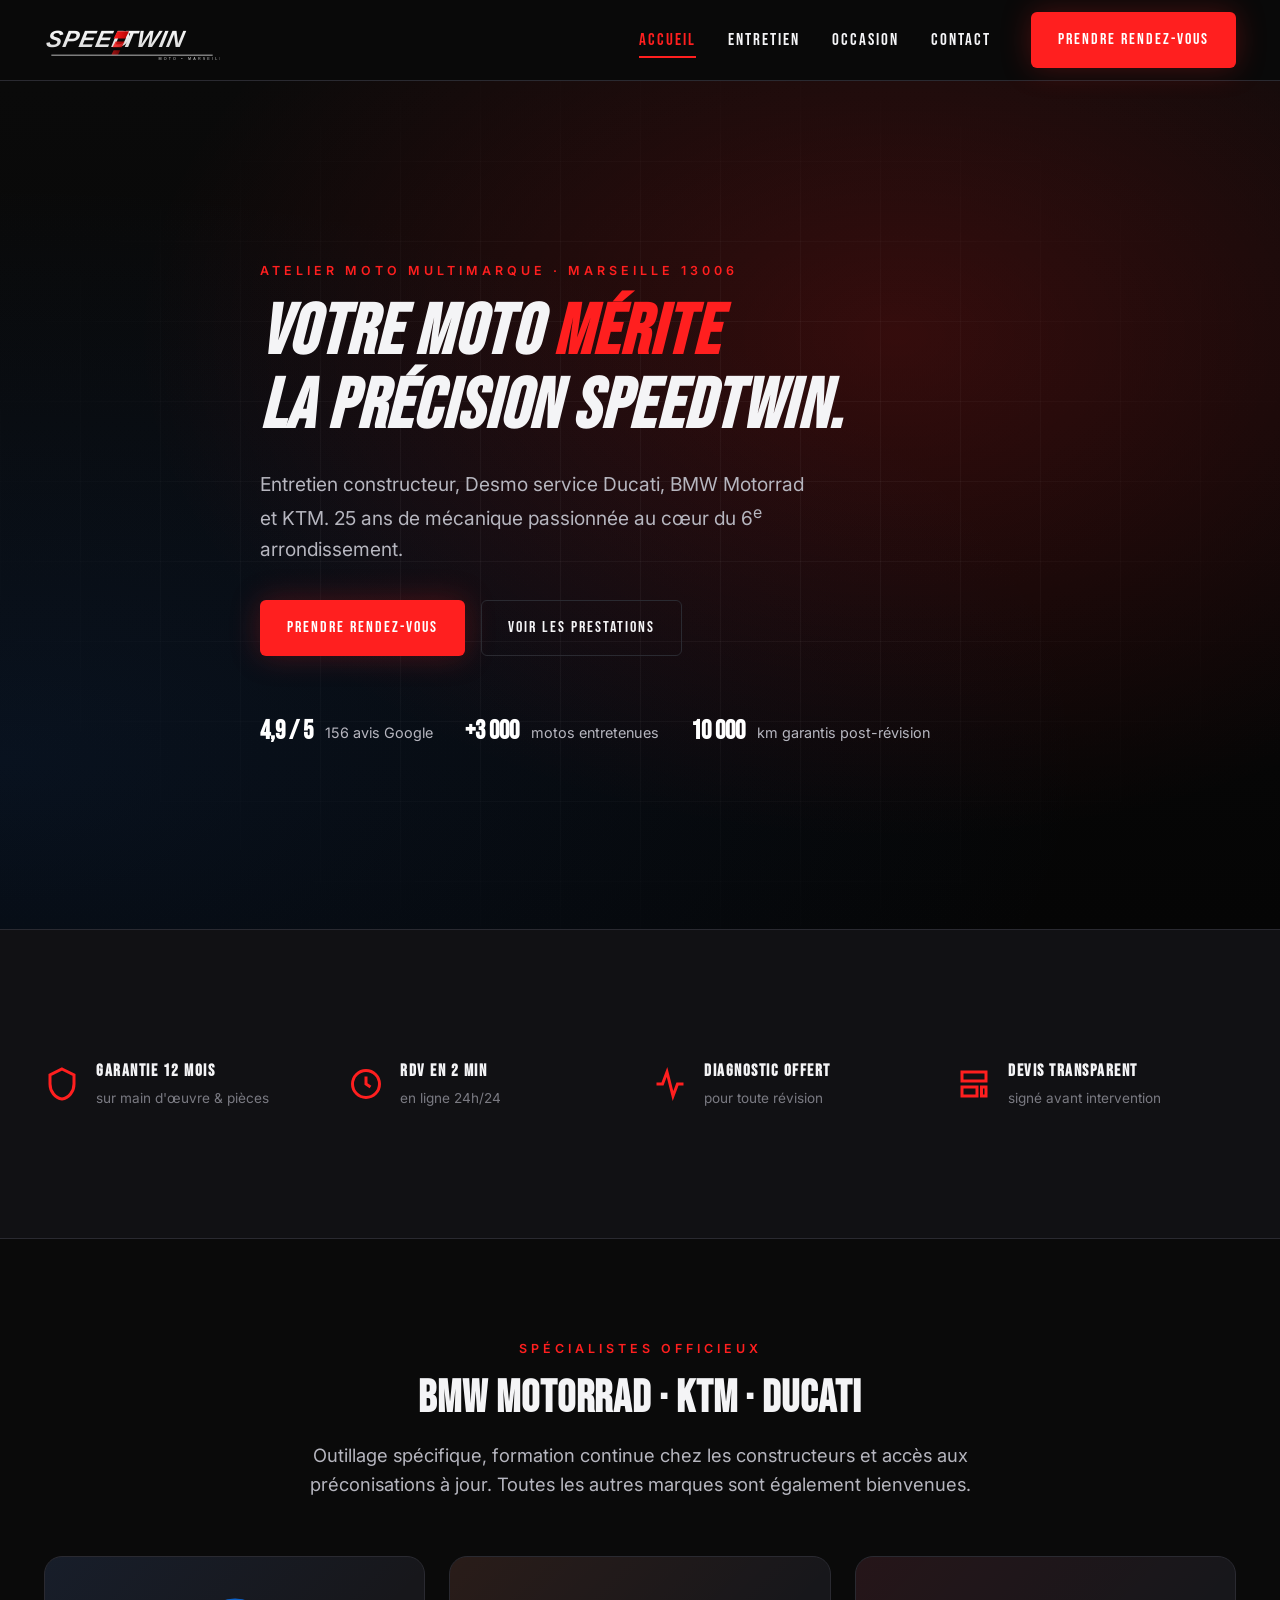
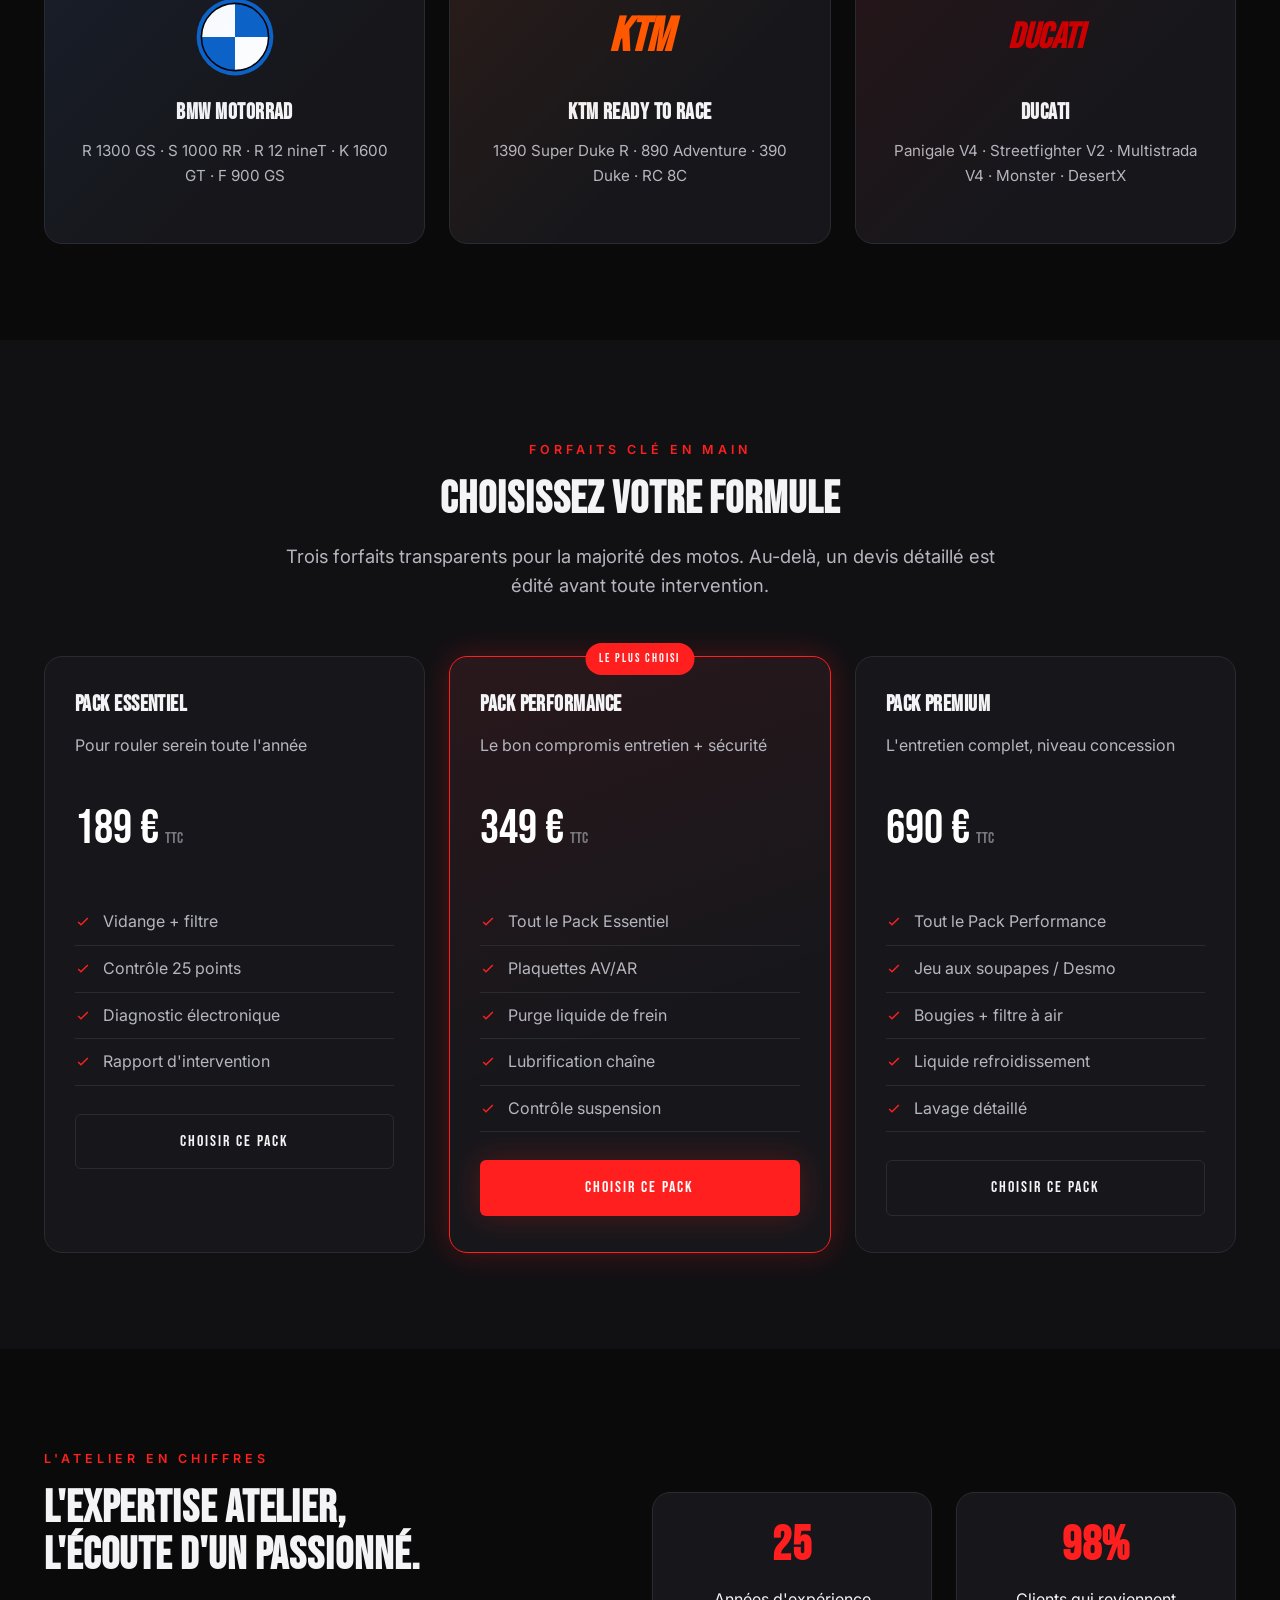
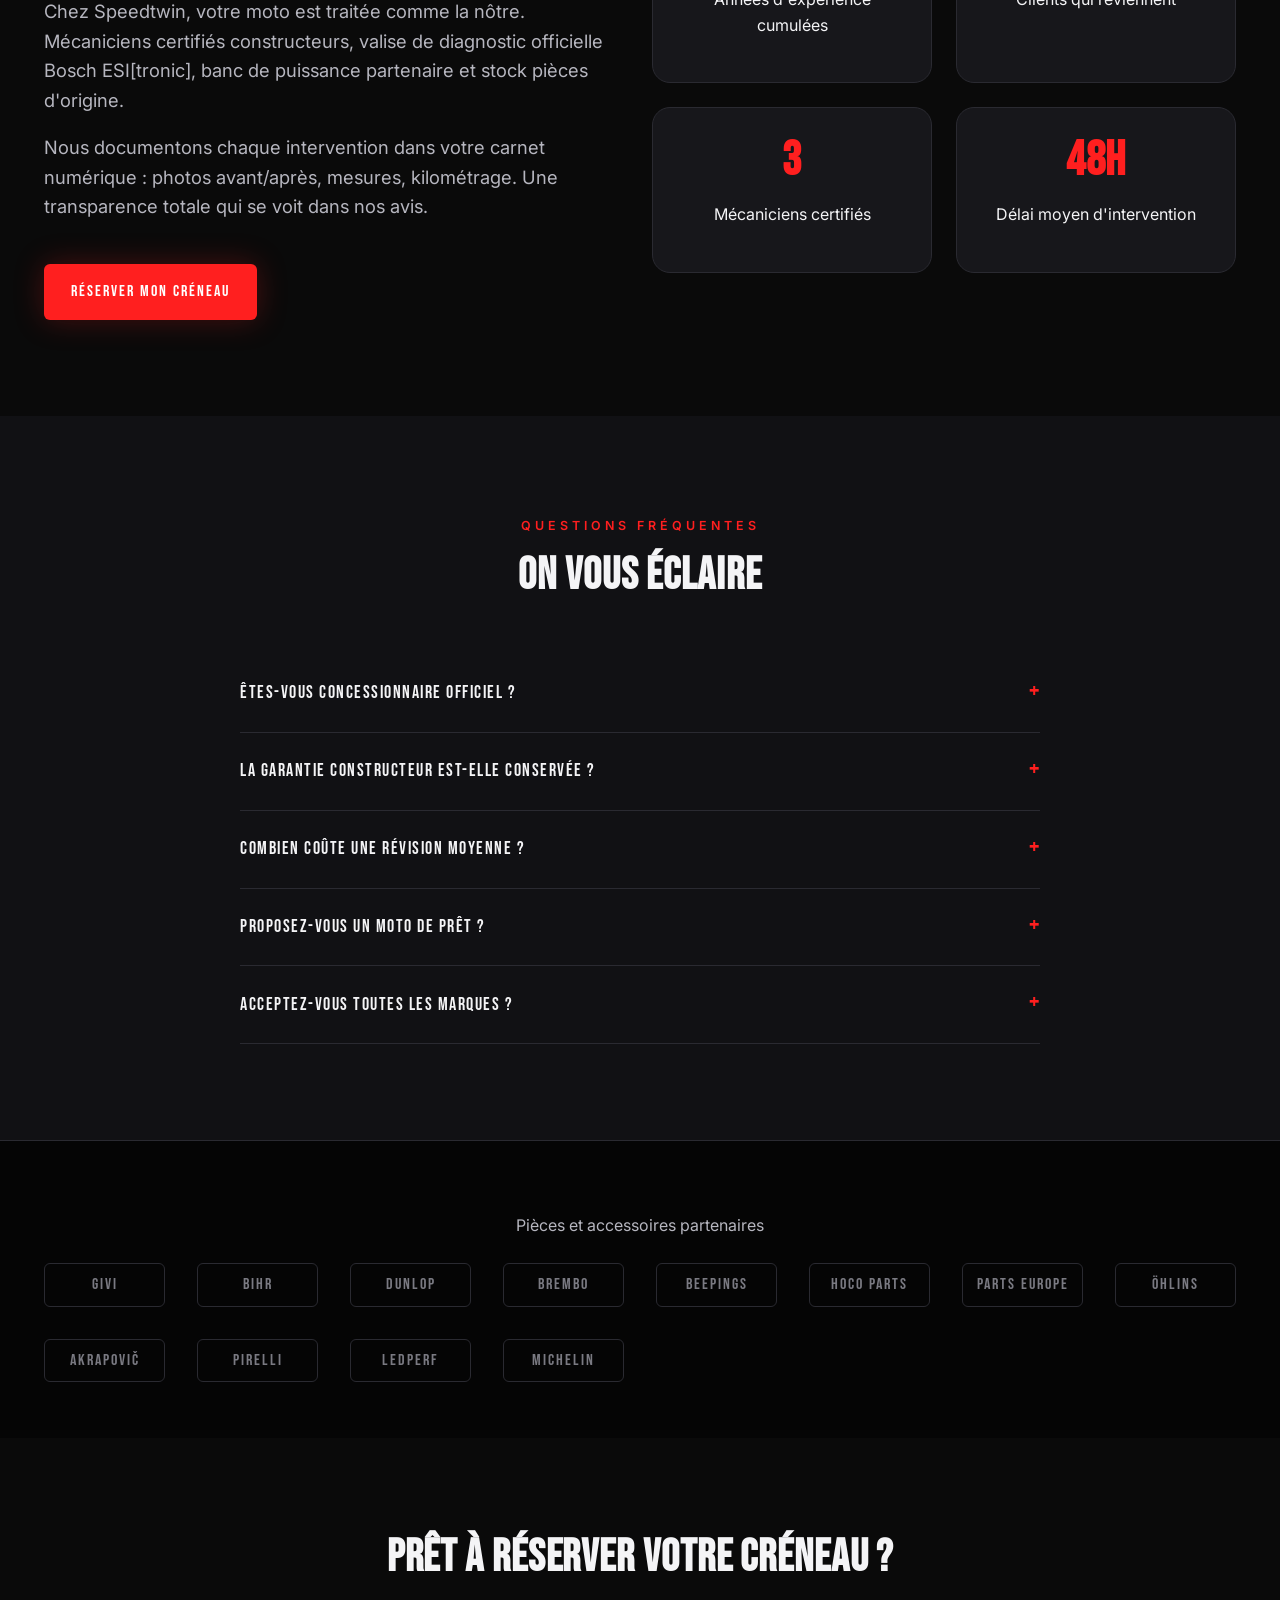
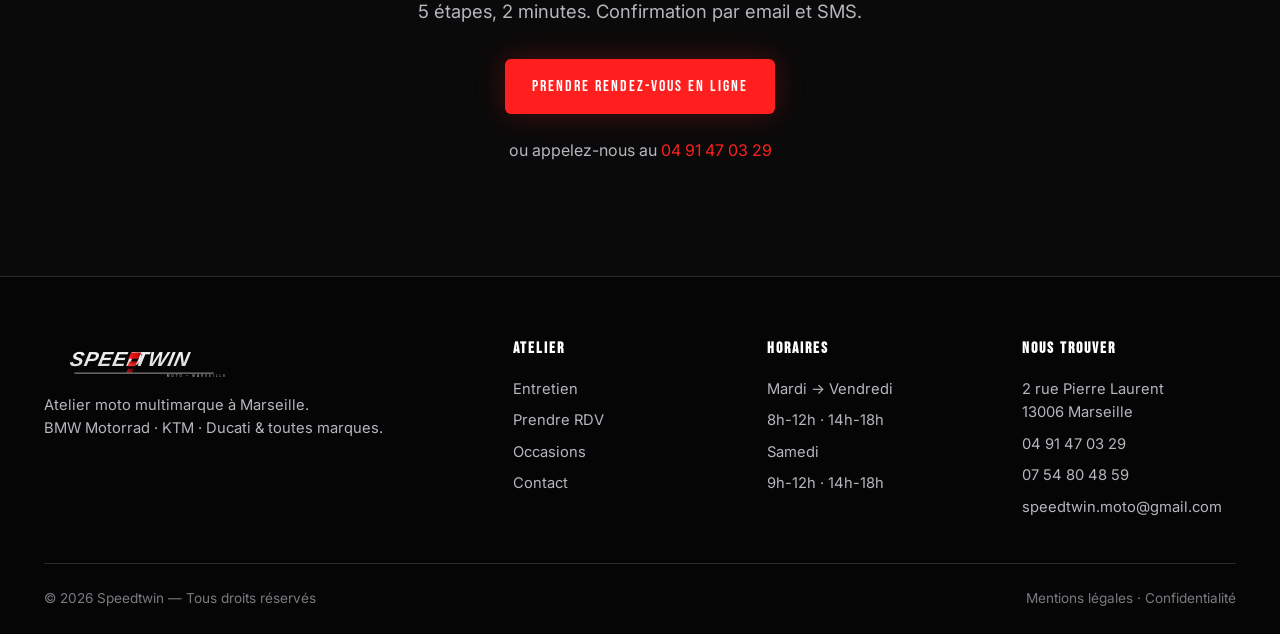
<file: index.html>
<!doctype html>
<html lang="fr">
<head>
  <meta charset="utf-8">
  <meta name="viewport" content="width=device-width, initial-scale=1, viewport-fit=cover">
  <meta name="theme-color" content="#0a0a0a">

  <title>Speedtwin — Atelier moto multimarque BMW, KTM, Ducati à Marseille</title>
  <meta name="description" content="Speedtwin, votre atelier moto à Marseille 13006. Entretien, révision, Desmo service Ducati, BMW Motorrad, KTM. Prise de rendez-vous en ligne en moins de 2 minutes.">
  <meta name="keywords" content="atelier moto Marseille, entretien moto, BMW Motorrad, KTM, Ducati, Desmo Service, révision moto, garage moto 13006">
  <link rel="canonical" href="https://speedtwin-moto.fr/">

  <meta property="og:type" content="website">
  <meta property="og:title" content="Speedtwin — Atelier moto multimarque à Marseille">
  <meta property="og:description" content="BMW Motorrad, KTM, Ducati. Entretien, révision, préparation. Prise de RDV en ligne 24/7.">
  <meta property="og:image" content="https://speedtwin-moto.fr/assets/img/og-cover.png">
  <meta property="og:url" content="https://speedtwin-moto.fr/">
  <meta property="og:locale" content="fr_FR">
  <meta name="twitter:card" content="summary_large_image">

  <link rel="icon" type="image/svg+xml" href="assets/img/favicon.svg">
  <link rel="apple-touch-icon" href="assets/img/logo-mark.svg">
  <link rel="manifest" href="manifest.webmanifest">

  <link rel="preconnect" href="https://fonts.googleapis.com">
  <link rel="preconnect" href="https://fonts.gstatic.com" crossorigin>
  <link href="https://fonts.googleapis.com/css2?family=Bebas+Neue&family=Inter:wght@400;500;600;700&display=swap" rel="stylesheet">
  <link rel="stylesheet" href="assets/css/style.css">

  <script type="application/ld+json">
  {
    "@context": "https://schema.org",
    "@type": "MotorcycleRepair",
    "name": "Speedtwin",
    "image": "https://speedtwin-moto.fr/assets/img/og-cover.png",
    "logo": "https://speedtwin-moto.fr/assets/img/logo.svg",
    "@id": "https://speedtwin-moto.fr/#shop",
    "url": "https://speedtwin-moto.fr/",
    "telephone": "+33491470329",
    "priceRange": "€€",
    "address": {
      "@type": "PostalAddress",
      "streetAddress": "2 rue Pierre Laurent",
      "addressLocality": "Marseille",
      "postalCode": "13006",
      "addressCountry": "FR"
    },
    "geo": {
      "@type": "GeoCoordinates",
      "latitude": 43.2870,
      "longitude": 5.3848
    },
    "openingHoursSpecification": [
      { "@type": "OpeningHoursSpecification", "dayOfWeek": ["Tuesday","Wednesday","Thursday","Friday"], "opens": "08:00", "closes": "12:00" },
      { "@type": "OpeningHoursSpecification", "dayOfWeek": ["Tuesday","Wednesday","Thursday","Friday"], "opens": "14:00", "closes": "18:00" },
      { "@type": "OpeningHoursSpecification", "dayOfWeek": "Saturday", "opens": "09:00", "closes": "12:00" },
      { "@type": "OpeningHoursSpecification", "dayOfWeek": "Saturday", "opens": "14:00", "closes": "18:00" }
    ],
    "sameAs": [
      "https://www.facebook.com/speedtwinmoto",
      "https://www.instagram.com/speedtwin.moto"
    ],
    "areaServed": { "@type": "City", "name": "Marseille" },
    "makesOffer": [
      { "@type": "Offer", "itemOffered": { "@type": "Service", "name": "Révision annuelle moto" }, "priceCurrency": "EUR", "price": "189" },
      { "@type": "Offer", "itemOffered": { "@type": "Service", "name": "Desmo Service Ducati" }, "priceCurrency": "EUR", "price": "690" },
      { "@type": "Offer", "itemOffered": { "@type": "Service", "name": "Entretien BMW Motorrad" }, "priceCurrency": "EUR", "price": "230" }
    ]
  }
  </script>
</head>
<body>
  <a href="#main" class="skip-link">Aller au contenu principal</a>

  <header class="site-header">
    <div class="container nav">
      <a href="index.html" class="nav__logo" aria-label="Accueil Speedtwin">
        <img src="assets/img/logo.svg" alt="Speedtwin" width="220" height="55">
      </a>
      <button class="nav__burger" aria-label="Ouvrir le menu" aria-expanded="false" aria-controls="nav-menu">
        <span></span>
      </button>
      <ul class="nav__menu" id="nav-menu">
        <li><a class="nav__link" href="index.html">Accueil</a></li>
        <li><a class="nav__link" href="entretien.html">Entretien</a></li>
        <li><a class="nav__link" href="occasion.html">Occasion</a></li>
        <li><a class="nav__link" href="contact.html">Contact</a></li>
        <li><a class="btn btn--primary nav__cta" href="rendez-vous.html">Prendre rendez-vous</a></li>
      </ul>
    </div>
  </header>

  <main id="main">
    <!-- HERO -->
    <section class="hero">
      <div class="hero__cubes" aria-hidden="true"></div>
      <div class="container hero__content" data-reveal>
        <span class="eyebrow">Atelier moto multimarque · Marseille 13006</span>
        <h1>Votre moto <strong>mérite</strong><br>la précision Speedtwin.</h1>
        <p class="hero__sub">
          Entretien constructeur, Desmo service Ducati, BMW Motorrad et KTM.
          25 ans de mécanique passionnée au cœur du 6<sup>e</sup> arrondissement.
        </p>
        <div class="hero__cta">
          <a href="rendez-vous.html" class="btn btn--primary">Prendre rendez-vous</a>
          <a href="entretien.html" class="btn btn--ghost">Voir les prestations</a>
        </div>
        <div class="hero__meta">
          <div><strong>4,9 / 5</strong><span>156 avis Google</span></div>
          <div><strong>+3 000</strong><span>motos entretenues</span></div>
          <div><strong>10 000</strong><span>km garantis post-révision</span></div>
        </div>
      </div>
    </section>

    <!-- TRUST -->
    <section class="trust" aria-label="Nos engagements">
      <div class="container">
        <div class="trust__grid">
          <div class="trust__item">
            <svg viewBox="0 0 24 24" fill="none" stroke="currentColor" stroke-width="2"><path d="M12 2l8 4v6c0 5-3.5 9.5-8 10-4.5-.5-8-5-8-10V6l8-4z"/></svg>
            <div><strong>Garantie 12 mois</strong><span>sur main d'œuvre & pièces</span></div>
          </div>
          <div class="trust__item">
            <svg viewBox="0 0 24 24" fill="none" stroke="currentColor" stroke-width="2"><circle cx="12" cy="12" r="9"/><path d="M12 7v5l3 2"/></svg>
            <div><strong>RDV en 2 min</strong><span>en ligne 24h/24</span></div>
          </div>
          <div class="trust__item">
            <svg viewBox="0 0 24 24" fill="none" stroke="currentColor" stroke-width="2"><path d="M3 12h4l3-8 4 16 3-8h4"/></svg>
            <div><strong>Diagnostic offert</strong><span>pour toute révision</span></div>
          </div>
          <div class="trust__item">
            <svg viewBox="0 0 24 24" fill="none" stroke="currentColor" stroke-width="2"><path d="M4 4h16v6H4z"/><path d="M4 14h10v6H4z"/><path d="M17 14h3v6h-3z"/></svg>
            <div><strong>Devis transparent</strong><span>signé avant intervention</span></div>
          </div>
        </div>
      </div>
    </section>

    <!-- MARQUES -->
    <section id="marques" data-reveal>
      <div class="container">
        <header class="section__head">
          <span class="eyebrow">Spécialistes officieux</span>
          <h2>BMW Motorrad · KTM · Ducati</h2>
          <p class="lead" style="margin-inline:auto;">
            Outillage spécifique, formation continue chez les constructeurs et accès aux préconisations à jour.
            Toutes les autres marques sont également bienvenues.
          </p>
        </header>

        <div class="brand-grid">
          <a href="entretien.html#bmw" class="brand-card" data-brand="bmw">
            <div class="brand-card__logo">
              <svg viewBox="0 0 100 100" width="80" height="80" aria-hidden="true">
                <circle cx="50" cy="50" r="48" fill="#0d62c8"/>
                <circle cx="50" cy="50" r="42" fill="#fff"/>
                <path d="M50 8 A42 42 0 0 1 92 50 L50 50 Z" fill="#0d62c8"/>
                <path d="M50 92 A42 42 0 0 1 8 50 L50 50 Z" fill="#0d62c8"/>
                <circle cx="50" cy="50" r="42" fill="none" stroke="#000" stroke-width="2"/>
              </svg>
            </div>
            <h3>BMW Motorrad</h3>
            <p class="brand-card__models">R 1300 GS · S 1000 RR · R 12 nineT · K 1600 GT · F 900 GS</p>
          </a>

          <a href="entretien.html#ktm" class="brand-card" data-brand="ktm">
            <div class="brand-card__logo">
              <svg viewBox="0 0 200 80" width="180" height="60" aria-hidden="true">
                <text x="100" y="58" text-anchor="middle" font-family="Bebas Neue, Oswald, sans-serif" font-weight="700" font-size="64" fill="#ff5800" font-style="italic">KTM</text>
              </svg>
            </div>
            <h3>KTM Ready to Race</h3>
            <p class="brand-card__models">1390 Super Duke R · 890 Adventure · 390 Duke · RC 8C</p>
          </a>

          <a href="entretien.html#ducati" class="brand-card" data-brand="ducati">
            <div class="brand-card__logo">
              <svg viewBox="0 0 200 80" width="180" height="60" aria-hidden="true">
                <text x="100" y="55" text-anchor="middle" font-family="Bebas Neue, Oswald, sans-serif" font-weight="700" font-size="48" fill="#cc0000" font-style="italic">DUCATI</text>
              </svg>
            </div>
            <h3>Ducati</h3>
            <p class="brand-card__models">Panigale V4 · Streetfighter V2 · Multistrada V4 · Monster · DesertX</p>
          </a>
        </div>
      </div>
    </section>

    <!-- PACKAGES -->
    <section class="section--alt" data-reveal>
      <div class="container">
        <header class="section__head">
          <span class="eyebrow">Forfaits clé en main</span>
          <h2>Choisissez votre formule</h2>
          <p class="lead" style="margin-inline:auto;">Trois forfaits transparents pour la majorité des motos. Au-delà, un devis détaillé est édité avant toute intervention.</p>
        </header>

        <div class="grid grid-3" id="packages-grid">
          <!-- généré côté client -->
        </div>
      </div>
    </section>

    <!-- POURQUOI NOUS -->
    <section data-reveal>
      <div class="container">
        <div class="grid grid-2" style="align-items:center;">
          <div>
            <span class="eyebrow">L'atelier en chiffres</span>
            <h2>L'expertise atelier,<br>l'écoute d'un passionné.</h2>
            <p class="lead">
              Chez Speedtwin, votre moto est traitée comme la nôtre. Mécaniciens certifiés constructeurs, valise de diagnostic officielle Bosch ESI[tronic], banc de puissance partenaire et stock pièces d'origine.
            </p>
            <p class="lead">
              Nous documentons chaque intervention dans votre carnet numérique : photos avant/après, mesures, kilométrage. Une transparence totale qui se voit dans nos avis.
            </p>
            <a href="rendez-vous.html" class="btn btn--primary mt-3">Réserver mon créneau</a>
          </div>
          <div class="grid grid-2">
            <div class="card text-center">
              <h3 style="font-size:3rem;color:var(--color-accent);">25</h3>
              <p>Années d'expérience cumulées</p>
            </div>
            <div class="card text-center">
              <h3 style="font-size:3rem;color:var(--color-accent);">98%</h3>
              <p>Clients qui reviennent</p>
            </div>
            <div class="card text-center">
              <h3 style="font-size:3rem;color:var(--color-accent);">3</h3>
              <p>Mécaniciens certifiés</p>
            </div>
            <div class="card text-center">
              <h3 style="font-size:3rem;color:var(--color-accent);">48h</h3>
              <p>Délai moyen d'intervention</p>
            </div>
          </div>
        </div>
      </div>
    </section>

    <!-- FAQ -->
    <section class="section--alt" data-reveal>
      <div class="container">
        <header class="section__head">
          <span class="eyebrow">Questions fréquentes</span>
          <h2>On vous éclaire</h2>
        </header>
        <div class="faq">
          <details>
            <summary>Êtes-vous concessionnaire officiel ?</summary>
            <p>Non, Speedtwin est un atelier indépendant multimarque. Nous travaillons avec les pièces d'origine constructeur (OEM) et appliquons les préconisations officielles BMW Motorrad, KTM et Ducati, mais sans les frais d'une concession.</p>
          </details>
          <details>
            <summary>La garantie constructeur est-elle conservée ?</summary>
            <p>Oui. Depuis le règlement européen sur la concurrence (UE 461/2010), faire entretenir sa moto chez un atelier indépendant n'annule pas la garantie constructeur, dès lors que l'entretien respecte le carnet et utilise des pièces de qualité équivalente.</p>
          </details>
          <details>
            <summary>Combien coûte une révision moyenne ?</summary>
            <p>Une révision annuelle classique démarre à 189 € TTC. Pour les modèles Ducati nécessitant le Desmo service, comptez à partir de 690 €. Vous recevez un devis signé avant toute intervention.</p>
          </details>
          <details>
            <summary>Proposez-vous un moto de prêt ?</summary>
            <p>Oui, sur réservation et selon disponibilité, nous mettons à disposition une 125 cm³ pour les interventions dépassant la journée.</p>
          </details>
          <details>
            <summary>Acceptez-vous toutes les marques ?</summary>
            <p>Absolument. BMW, KTM et Ducati sont nos spécialités, mais nous entretenons aussi Triumph, Yamaha, Honda, Kawasaki, Suzuki, Aprilia, MV Agusta, Harley-Davidson… N'hésitez pas à nous appeler.</p>
          </details>
        </div>
      </div>
    </section>

    <!-- PARTNERS -->
    <section class="partners" aria-label="Marques de pièces partenaires">
      <div class="container">
        <p class="text-center mb-3 text-dim">Pièces et accessoires partenaires</p>
        <div class="partners__grid">
          <span class="partners__item">GIVI</span>
          <span class="partners__item">BIHR</span>
          <span class="partners__item">DUNLOP</span>
          <span class="partners__item">BREMBO</span>
          <span class="partners__item">Bee­pings</span>
          <span class="partners__item">HOCO PARTS</span>
          <span class="partners__item">PARTS EUROPE</span>
          <span class="partners__item">ÖHLINS</span>
          <span class="partners__item">AKRAPOVIČ</span>
          <span class="partners__item">PIRELLI</span>
          <span class="partners__item">LedPERF</span>
          <span class="partners__item">MICHELIN</span>
        </div>
      </div>
    </section>

    <!-- CTA FINAL -->
    <section data-reveal>
      <div class="container text-center">
        <h2>Prêt à réserver votre créneau ?</h2>
        <p class="lead" style="margin: 16px auto 32px;">5 étapes, 2 minutes. Confirmation par email et SMS.</p>
        <a href="rendez-vous.html" class="btn btn--primary">Prendre rendez-vous en ligne</a>
        <p class="text-dim mt-3">ou appelez-nous au <a href="tel:+33491470329" class="text-accent">04 91 47 03 29</a></p>
      </div>
    </section>
  </main>

  <footer class="footer">
    <div class="container">
      <div class="footer__grid">
        <div class="footer__brand">
          <img src="assets/img/logo.svg" alt="Speedtwin" width="200" height="50">
          <p>Atelier moto multimarque à Marseille.<br>BMW Motorrad · KTM · Ducati & toutes marques.</p>
        </div>
        <div>
          <h4>Atelier</h4>
          <ul>
            <li><a href="entretien.html">Entretien</a></li>
            <li><a href="rendez-vous.html">Prendre RDV</a></li>
            <li><a href="occasion.html">Occasions</a></li>
            <li><a href="contact.html">Contact</a></li>
          </ul>
        </div>
        <div>
          <h4>Horaires</h4>
          <ul>
            <li>Mardi → Vendredi</li>
            <li>8h-12h · 14h-18h</li>
            <li>Samedi</li>
            <li>9h-12h · 14h-18h</li>
          </ul>
        </div>
        <div>
          <h4>Nous trouver</h4>
          <ul>
            <li>2 rue Pierre Laurent<br>13006 Marseille</li>
            <li><a href="tel:+33491470329">04 91 47 03 29</a></li>
            <li><a href="tel:+33754804859">07 54 80 48 59</a></li>
            <li><a href="mailto:speedtwin.moto@gmail.com">speedtwin.moto@gmail.com</a></li>
          </ul>
        </div>
      </div>
      <div class="footer__bottom">
        <span>© <span id="y"></span> Speedtwin — Tous droits réservés</span>
        <span><a href="mentions-legales.html">Mentions légales</a> · <a href="mentions-legales.html#confidentialite">Confidentialité</a></span>
      </div>
    </div>
  </footer>

  <script src="assets/js/data.js"></script>
  <script src="assets/js/main.js"></script>
  <script>
    document.getElementById("y").textContent = new Date().getFullYear();
    // Rendu des packages depuis data.js
    const pg = document.getElementById("packages-grid");
    if (pg && window.SPEEDTWIN_DATA) {
      window.SPEEDTWIN_DATA.packages.forEach(p => {
        const el = document.createElement("article");
        el.className = "pack" + (p.featured ? " pack--featured" : "");
        el.innerHTML =
          (p.featured ? '<span class="pack__badge">Le plus choisi</span>' : '') +
          '<h3>' + p.title + '</h3>' +
          '<p class="text-dim">' + p.tagline + '</p>' +
          '<div class="pack__price">' + p.price + ' €<small>TTC</small></div>' +
          '<ul>' + p.services.map(s => '<li>' + s + '</li>').join('') + '</ul>' +
          '<a href="rendez-vous.html?pack=' + p.id + '" class="btn btn--' + (p.featured ? 'primary' : 'ghost') + ' btn--block">Choisir ce pack</a>';
        pg.appendChild(el);
      });
    }
  </script>
</body>
</html>
</file>
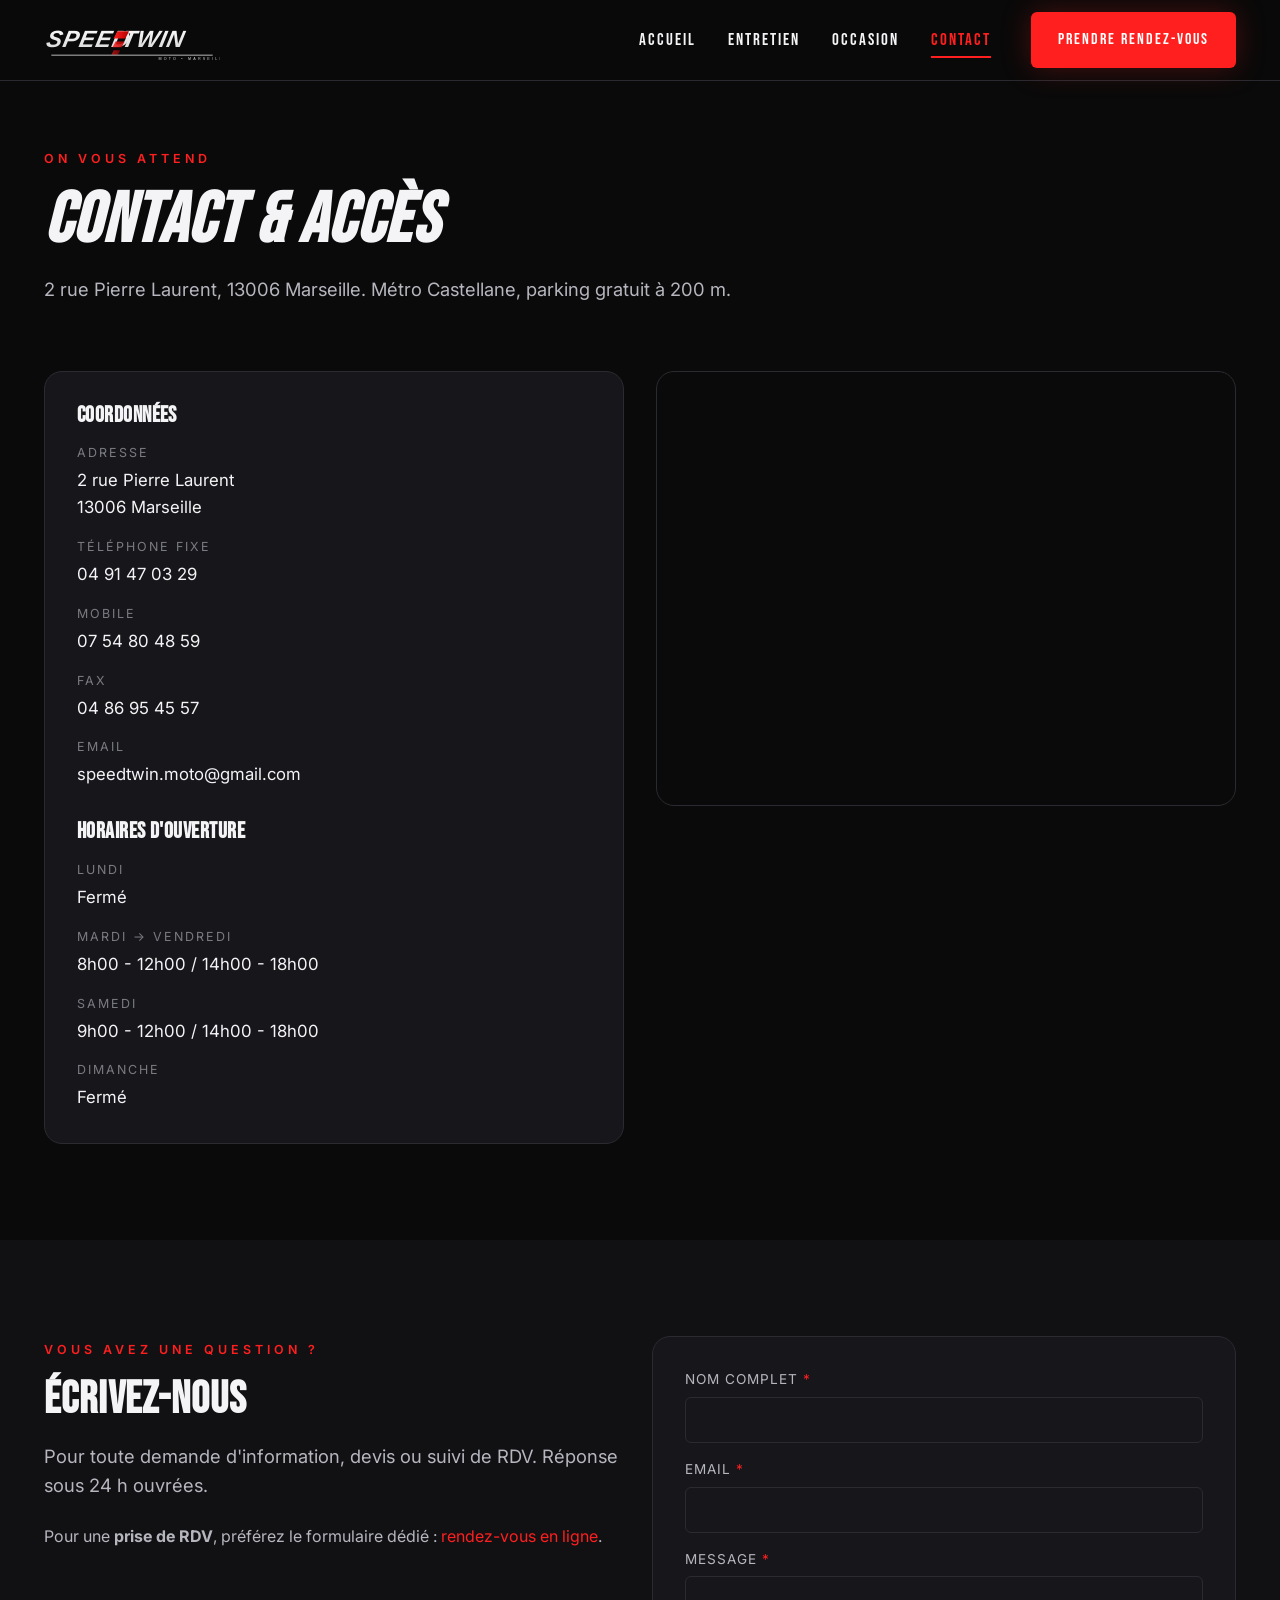
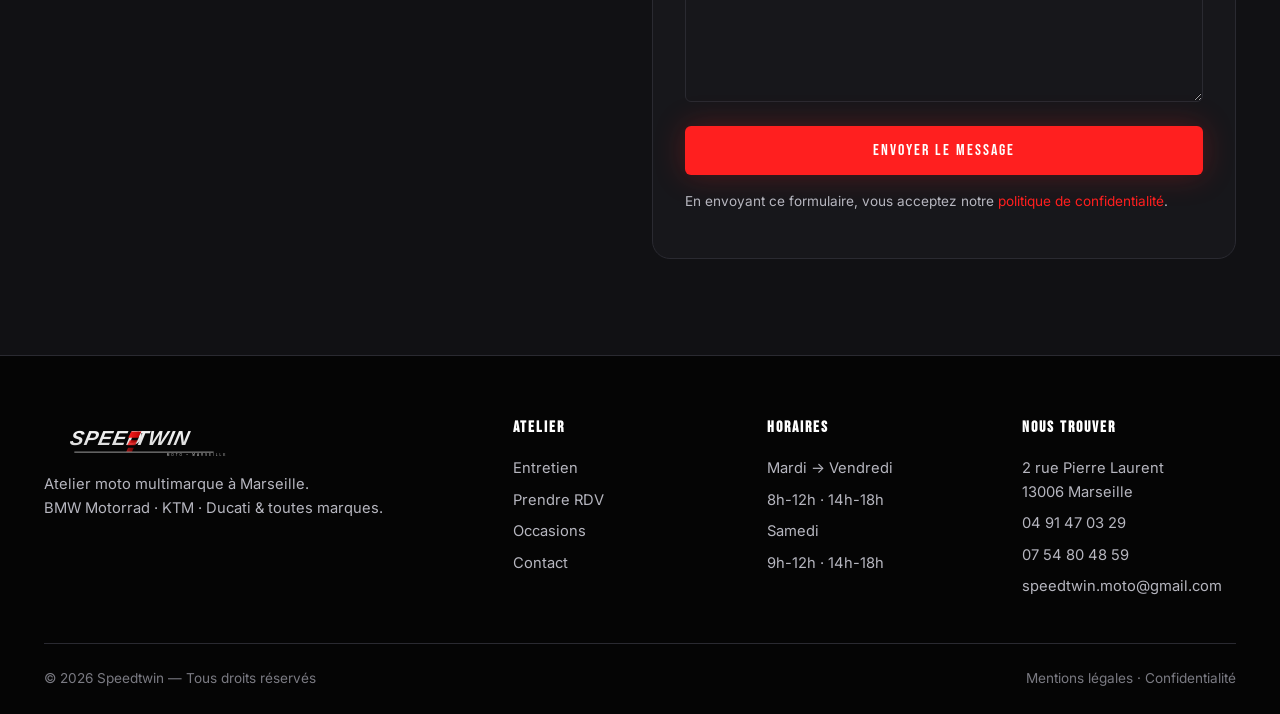
<file: contact.html>
<!doctype html>
<html lang="fr">
<head>
  <meta charset="utf-8">
  <meta name="viewport" content="width=device-width, initial-scale=1, viewport-fit=cover">
  <meta name="theme-color" content="#0a0a0a">

  <title>Contact & accès | Speedtwin Marseille 13006</title>
  <meta name="description" content="2 rue Pierre Laurent, 13006 Marseille. Téléphone 04 91 47 03 29. Atelier moto Speedtwin : BMW, KTM, Ducati & toutes marques.">
  <link rel="canonical" href="https://speedtwin-moto.fr/contact.html">

  <link rel="icon" type="image/svg+xml" href="assets/img/favicon.svg">
  <link rel="preconnect" href="https://fonts.googleapis.com">
  <link rel="preconnect" href="https://fonts.gstatic.com" crossorigin>
  <link href="https://fonts.googleapis.com/css2?family=Bebas+Neue&family=Inter:wght@400;500;600;700&display=swap" rel="stylesheet">
  <link rel="stylesheet" href="assets/css/style.css">
</head>
<body>
  <a href="#main" class="skip-link">Aller au contenu principal</a>

  <header class="site-header">
    <div class="container nav">
      <a href="index.html" class="nav__logo" aria-label="Accueil Speedtwin">
        <img src="assets/img/logo.svg" alt="Speedtwin" width="220" height="55">
      </a>
      <button class="nav__burger" aria-label="Ouvrir le menu" aria-expanded="false" aria-controls="nav-menu">
        <span></span>
      </button>
      <ul class="nav__menu" id="nav-menu">
        <li><a class="nav__link" href="index.html">Accueil</a></li>
        <li><a class="nav__link" href="entretien.html">Entretien</a></li>
        <li><a class="nav__link" href="occasion.html">Occasion</a></li>
        <li><a class="nav__link" href="contact.html">Contact</a></li>
        <li><a class="btn btn--primary nav__cta" href="rendez-vous.html">Prendre rendez-vous</a></li>
      </ul>
    </div>
  </header>

  <main id="main">
    <section style="padding-top:64px;padding-bottom:32px;">
      <div class="container" data-reveal>
        <span class="eyebrow">On vous attend</span>
        <h1>Contact & accès</h1>
        <p class="lead mt-2">2 rue Pierre Laurent, 13006 Marseille. Métro Castellane, parking gratuit à 200 m.</p>
      </div>
    </section>

    <section style="padding-top:16px;">
      <div class="container">
        <div class="info-grid">
          <div class="info-card">
            <h3>Coordonnées</h3>
            <dl>
              <div><dt>Adresse</dt><dd>2 rue Pierre Laurent<br>13006 Marseille</dd></div>
              <div><dt>Téléphone fixe</dt><dd><a href="tel:+33491470329">04 91 47 03 29</a></dd></div>
              <div><dt>Mobile</dt><dd><a href="tel:+33754804859">07 54 80 48 59</a></dd></div>
              <div><dt>Fax</dt><dd>04 86 95 45 57</dd></div>
              <div><dt>Email</dt><dd><a href="mailto:speedtwin.moto@gmail.com">speedtwin.moto@gmail.com</a></dd></div>
            </dl>
            <h3 class="mt-4">Horaires d'ouverture</h3>
            <dl>
              <div><dt>Lundi</dt><dd>Fermé</dd></div>
              <div><dt>Mardi → Vendredi</dt><dd>8h00 - 12h00 / 14h00 - 18h00</dd></div>
              <div><dt>Samedi</dt><dd>9h00 - 12h00 / 14h00 - 18h00</dd></div>
              <div><dt>Dimanche</dt><dd>Fermé</dd></div>
            </dl>
          </div>

          <div class="map" aria-label="Plan d'accès Speedtwin Marseille">
            <iframe
              src="https://www.openstreetmap.org/export/embed.html?bbox=5.3760%2C43.2820%2C5.3940%2C43.2920&layer=mapnik&marker=43.2870%2C5.3848"
              title="Plan d'accès Speedtwin"
              loading="lazy"
              referrerpolicy="no-referrer-when-downgrade"></iframe>
          </div>
        </div>
      </div>
    </section>

    <section class="section--alt" data-reveal>
      <div class="container">
        <div class="grid grid-2">
          <div>
            <span class="eyebrow">Vous avez une question ?</span>
            <h2>Écrivez-nous</h2>
            <p class="lead">Pour toute demande d'information, devis ou suivi de RDV. Réponse sous 24 h ouvrées.</p>
            <p class="text-dim mt-3">Pour une <strong>prise de RDV</strong>, préférez le formulaire dédié : <a href="rendez-vous.html" class="text-accent">rendez-vous en ligne</a>.</p>
          </div>
          <form class="info-card" data-contact-form>
            <div class="field field--required mb-2">
              <label for="cf-name">Nom complet</label>
              <input id="cf-name" name="name" required autocomplete="name">
            </div>
            <div class="field field--required mb-2">
              <label for="cf-email">Email</label>
              <input id="cf-email" name="email" type="email" required autocomplete="email">
            </div>
            <div class="field field--required mb-2">
              <label for="cf-message">Message</label>
              <textarea id="cf-message" name="message" rows="5" required></textarea>
            </div>
            <button type="submit" class="btn btn--primary btn--block">Envoyer le message</button>
            <p class="text-dim mt-2" style="font-size:0.85rem;">
              En envoyant ce formulaire, vous acceptez notre
              <a href="mentions-legales.html#confidentialite" class="text-accent">politique de confidentialité</a>.
            </p>
          </form>
        </div>
      </div>
    </section>
  </main>

  <footer class="footer">
    <div class="container">
      <div class="footer__grid">
        <div class="footer__brand">
          <img src="assets/img/logo.svg" alt="Speedtwin" width="200" height="50">
          <p>Atelier moto multimarque à Marseille.<br>BMW Motorrad · KTM · Ducati & toutes marques.</p>
        </div>
        <div>
          <h4>Atelier</h4>
          <ul>
            <li><a href="entretien.html">Entretien</a></li>
            <li><a href="rendez-vous.html">Prendre RDV</a></li>
            <li><a href="occasion.html">Occasions</a></li>
            <li><a href="contact.html">Contact</a></li>
          </ul>
        </div>
        <div>
          <h4>Horaires</h4>
          <ul>
            <li>Mardi → Vendredi</li>
            <li>8h-12h · 14h-18h</li>
            <li>Samedi</li>
            <li>9h-12h · 14h-18h</li>
          </ul>
        </div>
        <div>
          <h4>Nous trouver</h4>
          <ul>
            <li>2 rue Pierre Laurent<br>13006 Marseille</li>
            <li><a href="tel:+33491470329">04 91 47 03 29</a></li>
            <li><a href="tel:+33754804859">07 54 80 48 59</a></li>
            <li><a href="mailto:speedtwin.moto@gmail.com">speedtwin.moto@gmail.com</a></li>
          </ul>
        </div>
      </div>
      <div class="footer__bottom">
        <span>© <span id="y"></span> Speedtwin — Tous droits réservés</span>
        <span><a href="mentions-legales.html">Mentions légales</a> · <a href="mentions-legales.html#confidentialite">Confidentialité</a></span>
      </div>
    </div>
  </footer>

  <script src="assets/js/main.js"></script>
  <script>document.getElementById("y").textContent = new Date().getFullYear();</script>
</body>
</html>
</file>
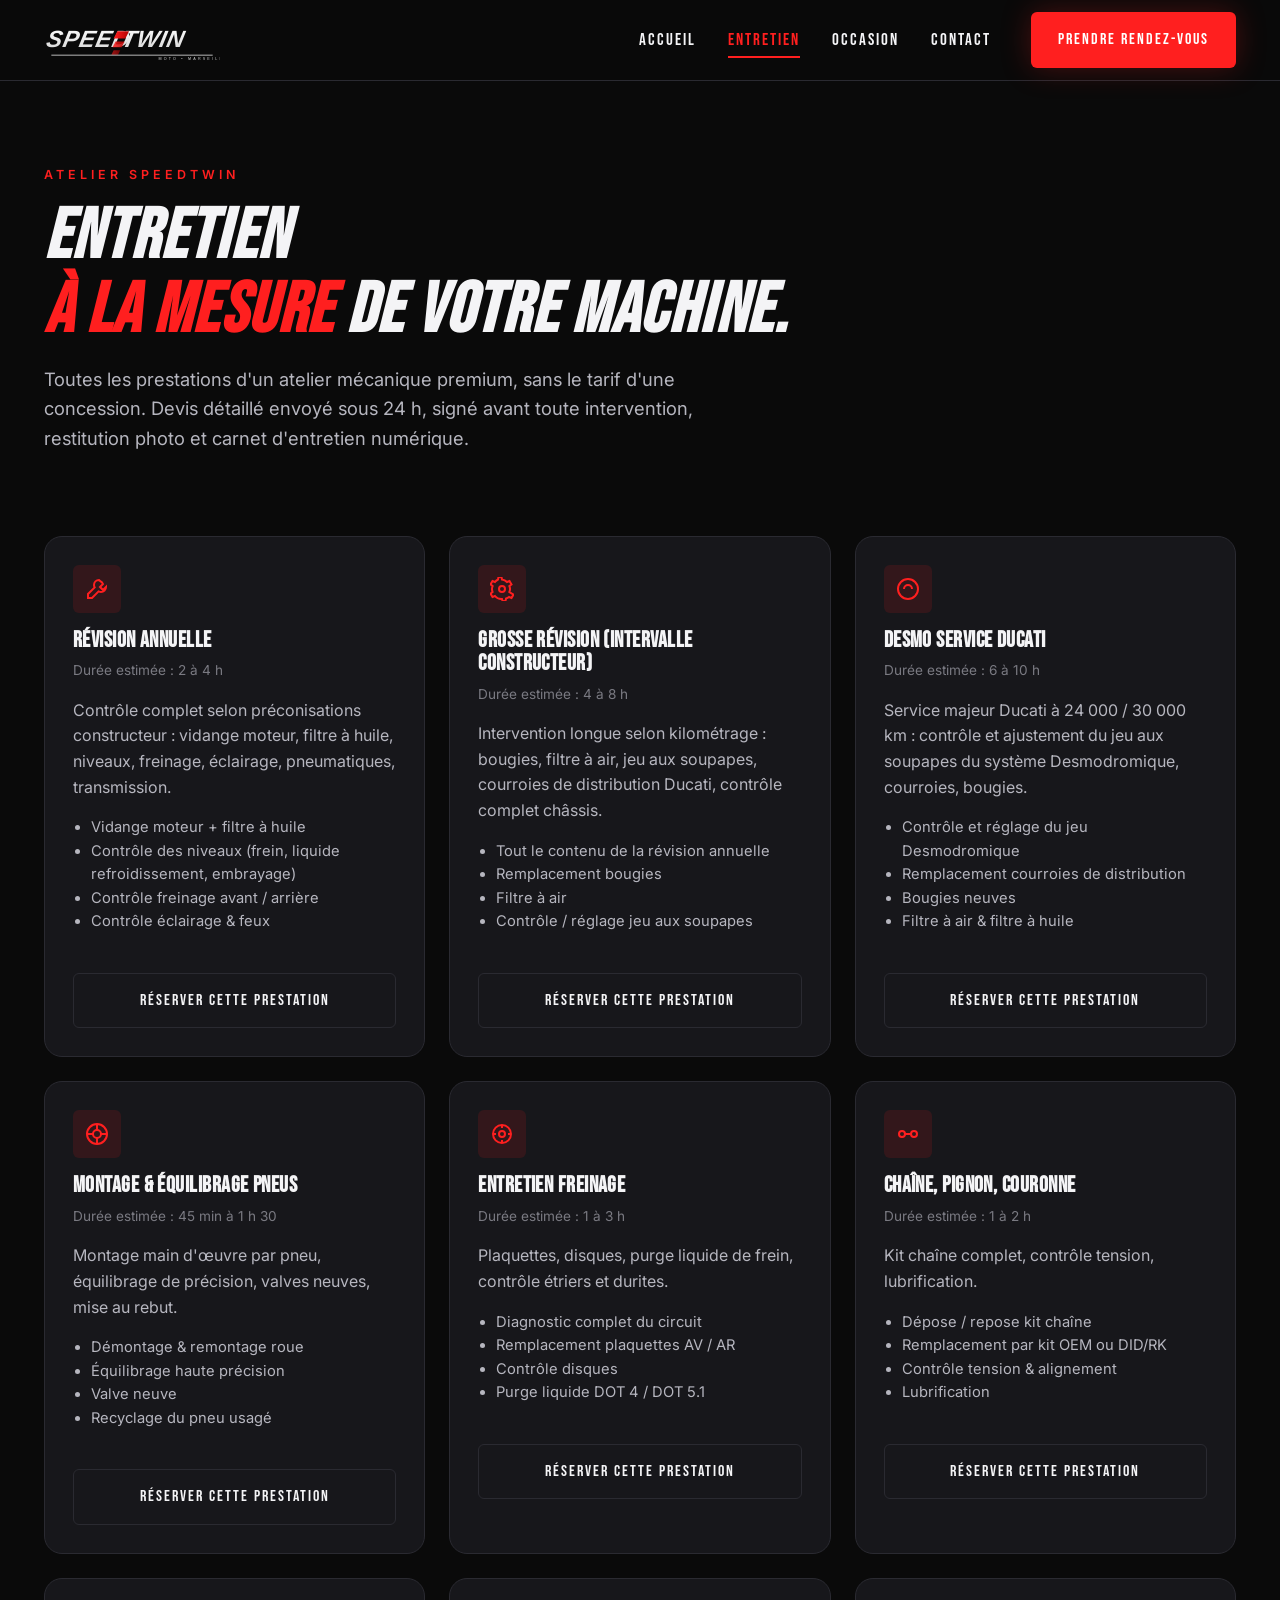
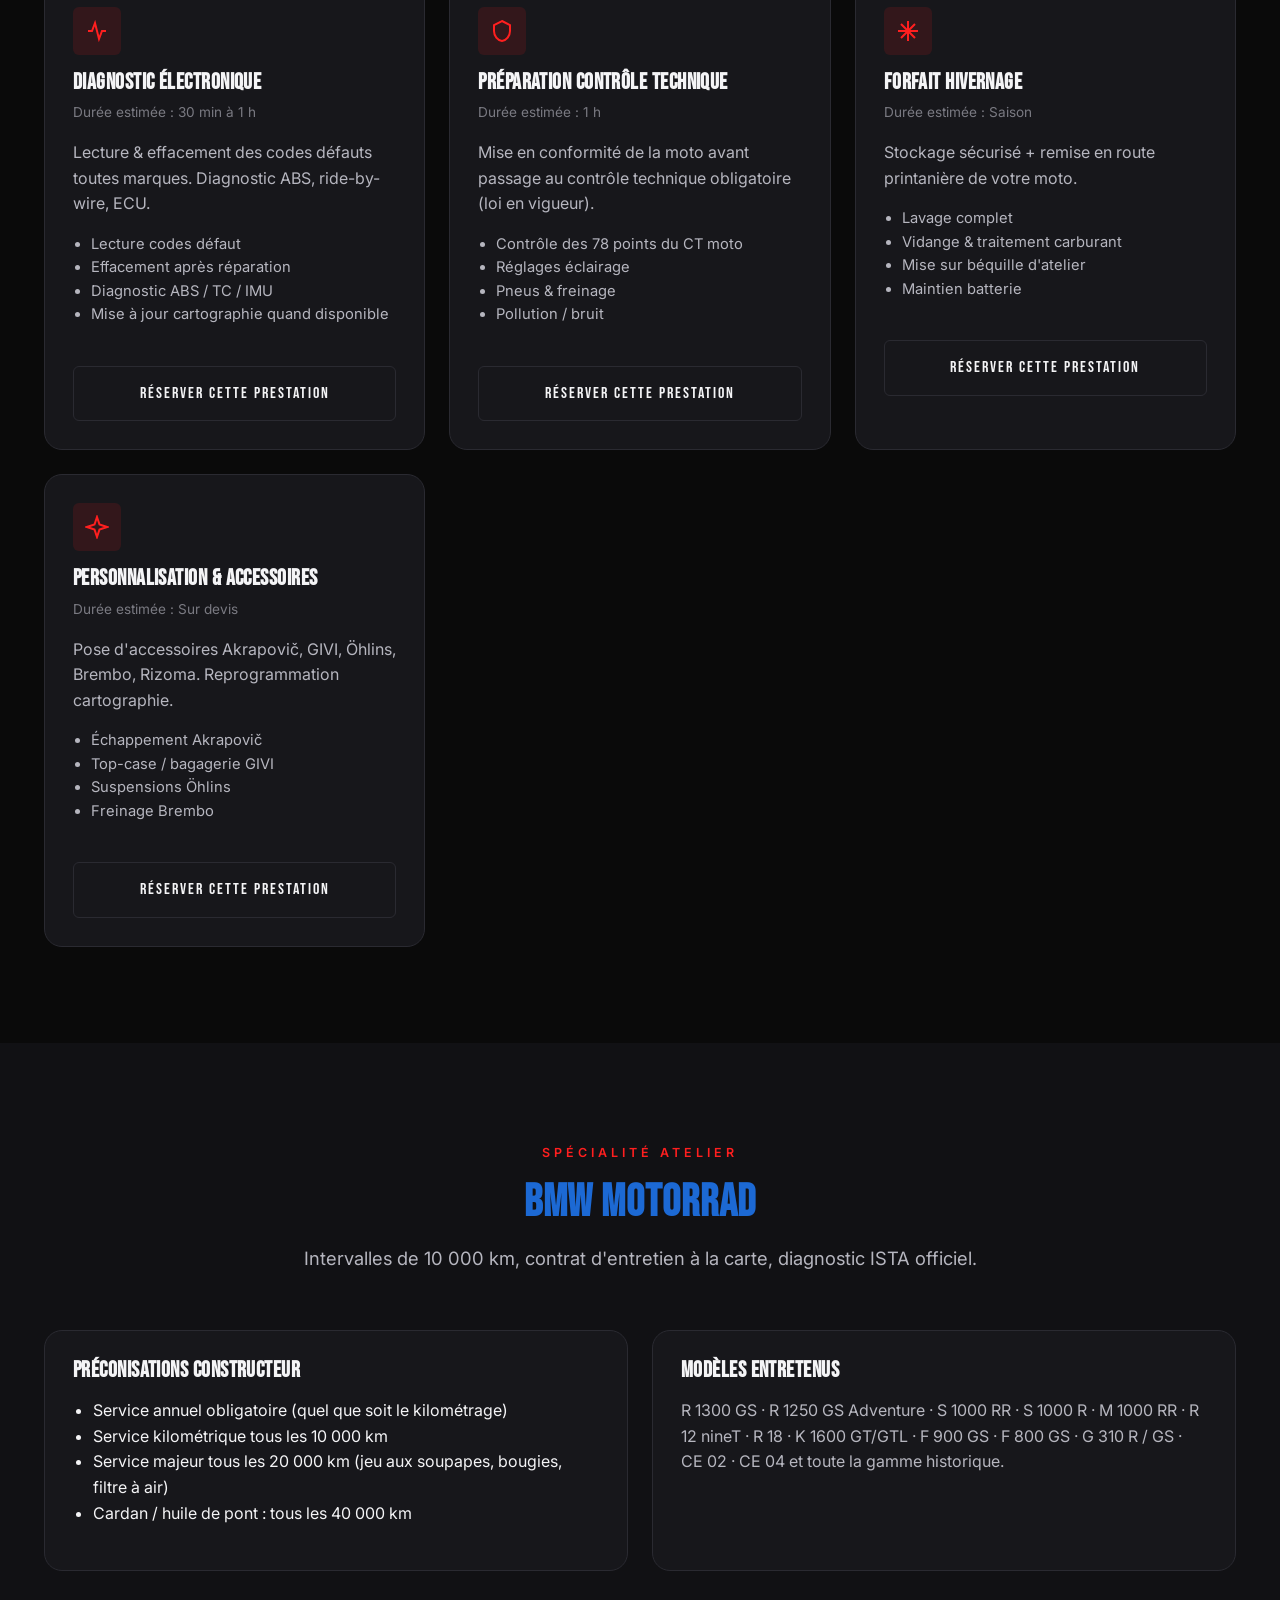
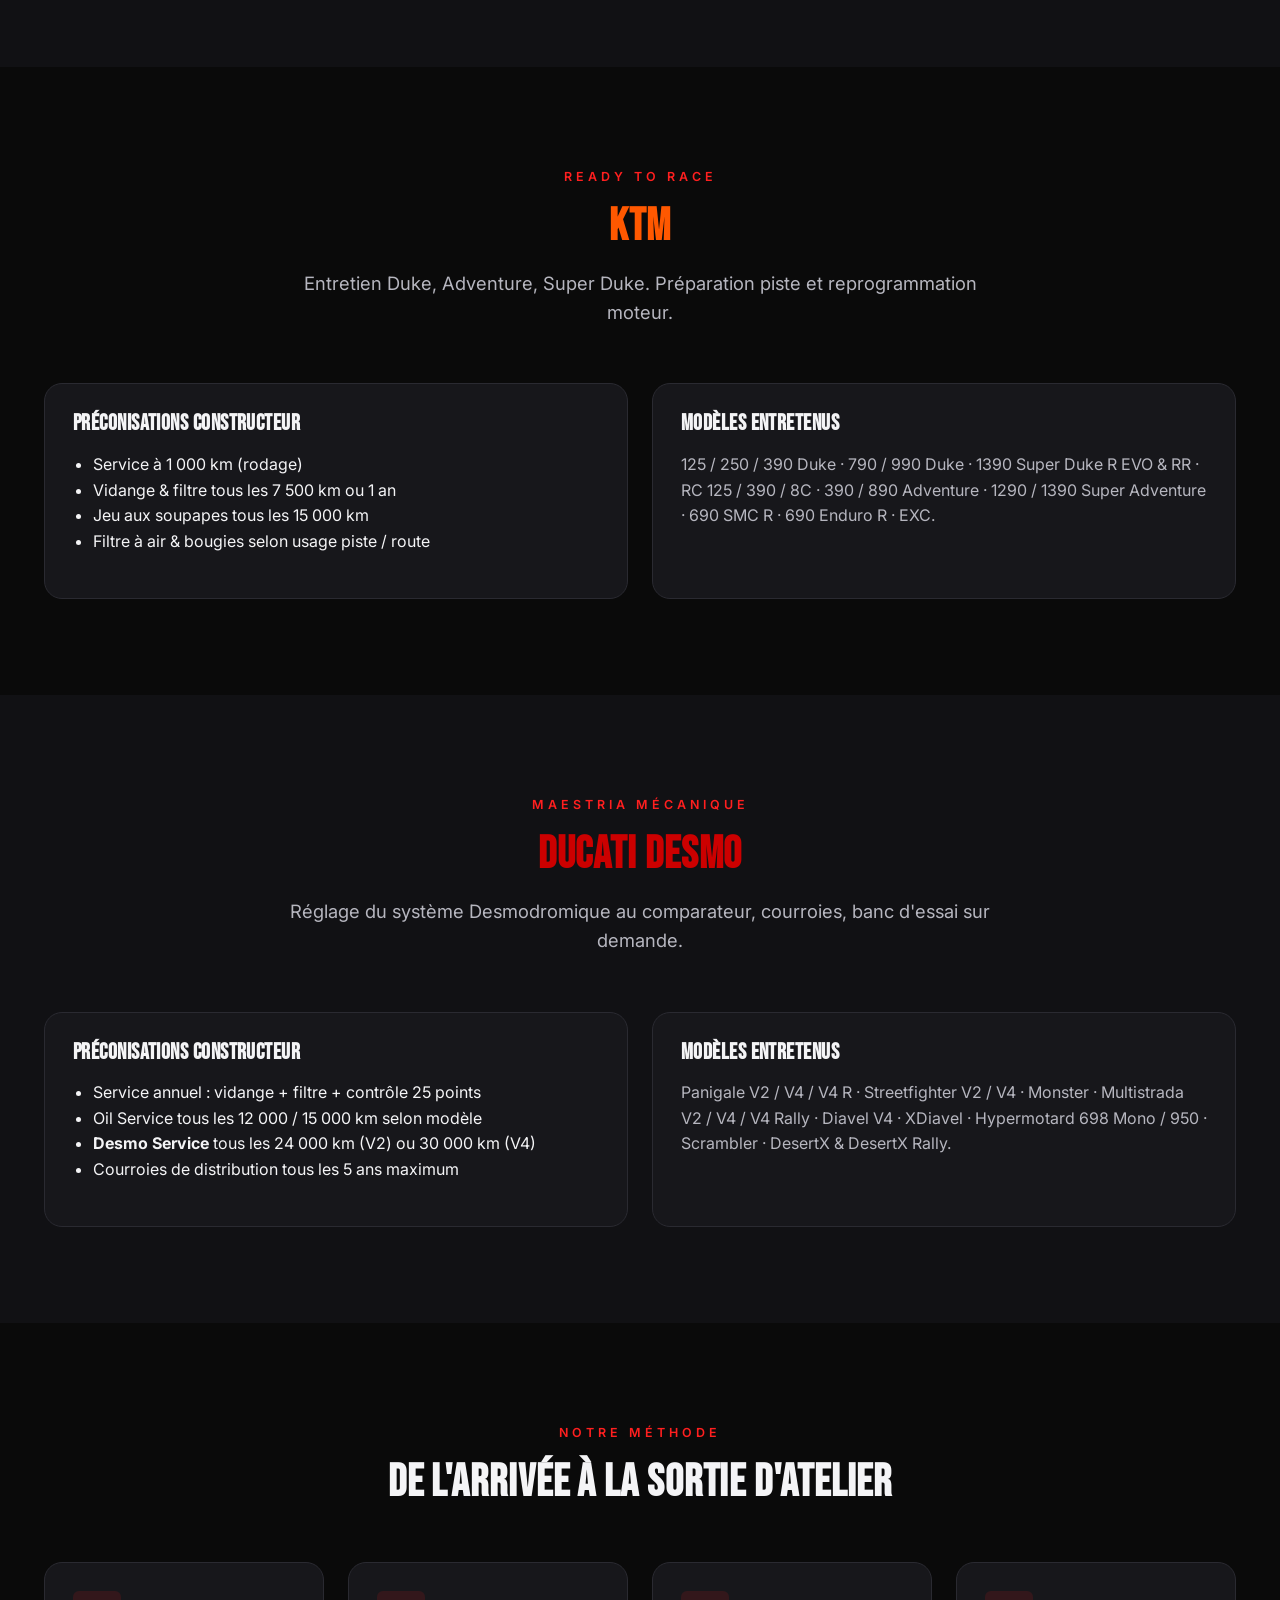
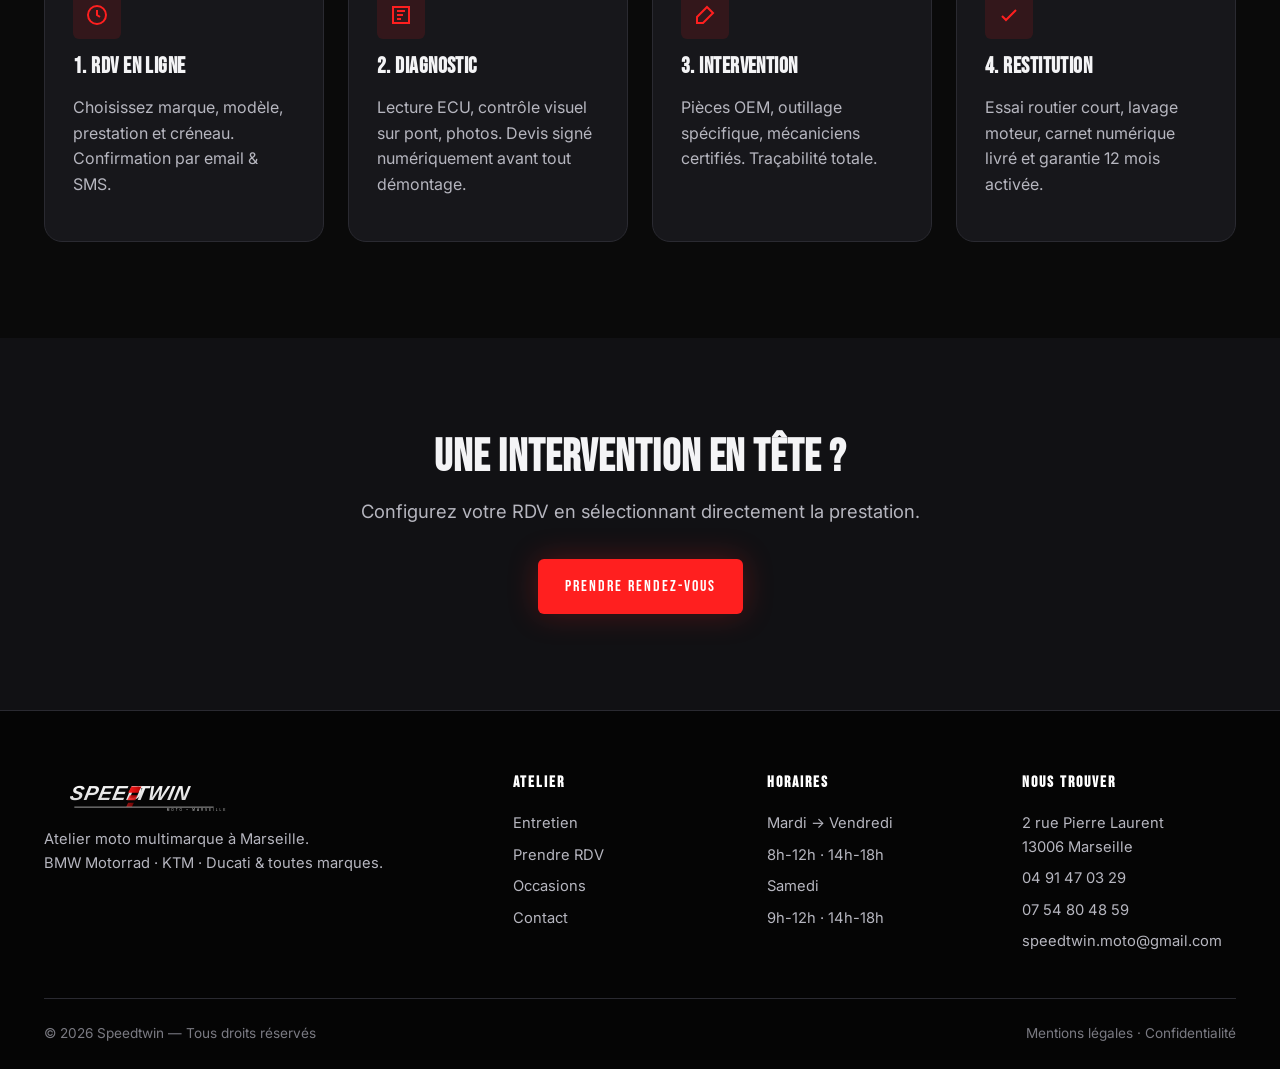
<file: entretien.html>
<!doctype html>
<html lang="fr">
<head>
  <meta charset="utf-8">
  <meta name="viewport" content="width=device-width, initial-scale=1, viewport-fit=cover">
  <meta name="theme-color" content="#0a0a0a">

  <title>Entretien moto BMW, KTM, Ducati à Marseille | Speedtwin</title>
  <meta name="description" content="Révision constructeur, Desmo service Ducati, vidange, freinage, distribution. Tarifs transparents et délais de 48 h à Marseille.">
  <link rel="canonical" href="https://speedtwin-moto.fr/entretien.html">

  <meta property="og:title" content="Entretien moto à Marseille — Speedtwin">
  <meta property="og:description" content="Toutes les prestations atelier : révision, vidange, freinage, Desmo service Ducati, distribution, diagnostic.">
  <meta property="og:image" content="https://speedtwin-moto.fr/assets/img/og-cover.png">
  <meta property="og:type" content="website">

  <link rel="icon" type="image/svg+xml" href="assets/img/favicon.svg">
  <link rel="preconnect" href="https://fonts.googleapis.com">
  <link rel="preconnect" href="https://fonts.gstatic.com" crossorigin>
  <link href="https://fonts.googleapis.com/css2?family=Bebas+Neue&family=Inter:wght@400;500;600;700&display=swap" rel="stylesheet">
  <link rel="stylesheet" href="assets/css/style.css">

  <script type="application/ld+json">
  {
    "@context": "https://schema.org",
    "@type": "Service",
    "serviceType": "Entretien moto",
    "provider": { "@type": "MotorcycleRepair", "name": "Speedtwin", "url": "https://speedtwin-moto.fr/" },
    "areaServed": "Marseille",
    "hasOfferCatalog": {
      "@type": "OfferCatalog",
      "name": "Prestations Speedtwin",
      "itemListElement": [
        { "@type": "Offer", "itemOffered": { "@type": "Service", "name": "Révision annuelle" }, "price": "189", "priceCurrency": "EUR" },
        { "@type": "Offer", "itemOffered": { "@type": "Service", "name": "Grosse révision" }, "price": "390", "priceCurrency": "EUR" },
        { "@type": "Offer", "itemOffered": { "@type": "Service", "name": "Desmo Service Ducati" }, "price": "690", "priceCurrency": "EUR" }
      ]
    }
  }
  </script>
</head>
<body>
  <a href="#main" class="skip-link">Aller au contenu principal</a>

  <header class="site-header">
    <div class="container nav">
      <a href="index.html" class="nav__logo" aria-label="Accueil Speedtwin">
        <img src="assets/img/logo.svg" alt="Speedtwin" width="220" height="55">
      </a>
      <button class="nav__burger" aria-label="Ouvrir le menu" aria-expanded="false" aria-controls="nav-menu">
        <span></span>
      </button>
      <ul class="nav__menu" id="nav-menu">
        <li><a class="nav__link" href="index.html">Accueil</a></li>
        <li><a class="nav__link" href="entretien.html">Entretien</a></li>
        <li><a class="nav__link" href="occasion.html">Occasion</a></li>
        <li><a class="nav__link" href="contact.html">Contact</a></li>
        <li><a class="btn btn--primary nav__cta" href="rendez-vous.html">Prendre rendez-vous</a></li>
      </ul>
    </div>
  </header>

  <main id="main">
    <section style="padding-top:80px;padding-bottom:32px;">
      <div class="container" data-reveal>
        <span class="eyebrow">Atelier Speedtwin</span>
        <h1>Entretien<br><span class="text-accent" style="font-style:italic;">à la mesure</span> de votre machine.</h1>
        <p class="lead mt-2">
          Toutes les prestations d'un atelier mécanique premium, sans le tarif d'une concession.
          Devis détaillé envoyé sous 24 h, signé avant toute intervention, restitution photo et carnet d'entretien numérique.
        </p>
      </div>
    </section>

    <!-- Liste des prestations -->
    <section style="padding-top:32px;" data-reveal>
      <div class="container">
        <div class="grid grid-3" id="services-grid"></div>
      </div>
    </section>

    <!-- Spécialités par marque -->
    <section class="section--alt" id="bmw" data-reveal>
      <div class="container">
        <header class="section__head">
          <span class="eyebrow">Spécialité atelier</span>
          <h2 style="color:var(--color-bmw);">BMW Motorrad</h2>
          <p class="lead" style="margin-inline:auto;">Intervalles de 10 000 km, contrat d'entretien à la carte, diagnostic ISTA officiel.</p>
        </header>
        <div class="grid grid-2">
          <div class="card">
            <h3>Préconisations constructeur</h3>
            <ul style="padding-left:20px;">
              <li>Service annuel obligatoire (quel que soit le kilométrage)</li>
              <li>Service kilométrique tous les 10 000 km</li>
              <li>Service majeur tous les 20 000 km (jeu aux soupapes, bougies, filtre à air)</li>
              <li>Cardan / huile de pont : tous les 40 000 km</li>
            </ul>
          </div>
          <div class="card">
            <h3>Modèles entretenus</h3>
            <p class="text-dim">R 1300 GS · R 1250 GS Adventure · S 1000 RR · S 1000 R · M 1000 RR · R 12 nineT · R 18 · K 1600 GT/GTL · F 900 GS · F 800 GS · G 310 R / GS · CE 02 · CE 04 et toute la gamme historique.</p>
          </div>
        </div>
      </div>
    </section>

    <section id="ktm" data-reveal>
      <div class="container">
        <header class="section__head">
          <span class="eyebrow">Ready to Race</span>
          <h2 style="color:var(--color-ktm);">KTM</h2>
          <p class="lead" style="margin-inline:auto;">Entretien Duke, Adventure, Super Duke. Préparation piste et reprogrammation moteur.</p>
        </header>
        <div class="grid grid-2">
          <div class="card">
            <h3>Préconisations constructeur</h3>
            <ul style="padding-left:20px;">
              <li>Service à 1 000 km (rodage)</li>
              <li>Vidange & filtre tous les 7 500 km ou 1 an</li>
              <li>Jeu aux soupapes tous les 15 000 km</li>
              <li>Filtre à air & bougies selon usage piste / route</li>
            </ul>
          </div>
          <div class="card">
            <h3>Modèles entretenus</h3>
            <p class="text-dim">125 / 250 / 390 Duke · 790 / 990 Duke · 1390 Super Duke R EVO & RR · RC 125 / 390 / 8C · 390 / 890 Adventure · 1290 / 1390 Super Adventure · 690 SMC R · 690 Enduro R · EXC.</p>
          </div>
        </div>
      </div>
    </section>

    <section class="section--alt" id="ducati" data-reveal>
      <div class="container">
        <header class="section__head">
          <span class="eyebrow">Maestria mécanique</span>
          <h2 style="color:var(--color-ducati);">Ducati Desmo</h2>
          <p class="lead" style="margin-inline:auto;">Réglage du système Desmodromique au comparateur, courroies, banc d'essai sur demande.</p>
        </header>
        <div class="grid grid-2">
          <div class="card">
            <h3>Préconisations constructeur</h3>
            <ul style="padding-left:20px;">
              <li>Service annuel : vidange + filtre + contrôle 25 points</li>
              <li>Oil Service tous les 12 000 / 15 000 km selon modèle</li>
              <li><strong>Desmo Service</strong> tous les 24 000 km (V2) ou 30 000 km (V4)</li>
              <li>Courroies de distribution tous les 5 ans maximum</li>
            </ul>
          </div>
          <div class="card">
            <h3>Modèles entretenus</h3>
            <p class="text-dim">Panigale V2 / V4 / V4 R · Streetfighter V2 / V4 · Monster · Multistrada V2 / V4 / V4 Rally · Diavel V4 · XDiavel · Hypermotard 698 Mono / 950 · Scrambler · DesertX & DesertX Rally.</p>
          </div>
        </div>
      </div>
    </section>

    <!-- Process -->
    <section data-reveal>
      <div class="container">
        <header class="section__head">
          <span class="eyebrow">Notre méthode</span>
          <h2>De l'arrivée à la sortie d'atelier</h2>
        </header>
        <div class="grid grid-4">
          <div class="card">
            <span class="card__icon"><svg viewBox="0 0 24 24" fill="none" stroke="currentColor" stroke-width="2"><circle cx="12" cy="12" r="9"/><path d="M12 7v5l3 2"/></svg></span>
            <h3>1. RDV en ligne</h3>
            <p class="text-dim">Choisissez marque, modèle, prestation et créneau. Confirmation par email & SMS.</p>
          </div>
          <div class="card">
            <span class="card__icon"><svg viewBox="0 0 24 24" fill="none" stroke="currentColor" stroke-width="2"><path d="M4 4h16v16H4z"/><path d="M8 8h8M8 12h6M8 16h4"/></svg></span>
            <h3>2. Diagnostic</h3>
            <p class="text-dim">Lecture ECU, contrôle visuel sur pont, photos. Devis signé numériquement avant tout démontage.</p>
          </div>
          <div class="card">
            <span class="card__icon"><svg viewBox="0 0 24 24" fill="none" stroke="currentColor" stroke-width="2"><path d="M14 4l6 6-10 10H4v-6z"/></svg></span>
            <h3>3. Intervention</h3>
            <p class="text-dim">Pièces OEM, outillage spécifique, mécaniciens certifiés. Traçabilité totale.</p>
          </div>
          <div class="card">
            <span class="card__icon"><svg viewBox="0 0 24 24" fill="none" stroke="currentColor" stroke-width="2"><path d="M5 13l4 4L19 7"/></svg></span>
            <h3>4. Restitution</h3>
            <p class="text-dim">Essai routier court, lavage moteur, carnet numérique livré et garantie 12 mois activée.</p>
          </div>
        </div>
      </div>
    </section>

    <section class="section--alt" data-reveal>
      <div class="container text-center">
        <h2>Une intervention en tête ?</h2>
        <p class="lead" style="margin: 16px auto 32px;">Configurez votre RDV en sélectionnant directement la prestation.</p>
        <a href="rendez-vous.html" class="btn btn--primary">Prendre rendez-vous</a>
      </div>
    </section>
  </main>

  <footer class="footer">
    <div class="container">
      <div class="footer__grid">
        <div class="footer__brand">
          <img src="assets/img/logo.svg" alt="Speedtwin" width="200" height="50">
          <p>Atelier moto multimarque à Marseille.<br>BMW Motorrad · KTM · Ducati & toutes marques.</p>
        </div>
        <div>
          <h4>Atelier</h4>
          <ul>
            <li><a href="entretien.html">Entretien</a></li>
            <li><a href="rendez-vous.html">Prendre RDV</a></li>
            <li><a href="occasion.html">Occasions</a></li>
            <li><a href="contact.html">Contact</a></li>
          </ul>
        </div>
        <div>
          <h4>Horaires</h4>
          <ul>
            <li>Mardi → Vendredi</li>
            <li>8h-12h · 14h-18h</li>
            <li>Samedi</li>
            <li>9h-12h · 14h-18h</li>
          </ul>
        </div>
        <div>
          <h4>Nous trouver</h4>
          <ul>
            <li>2 rue Pierre Laurent<br>13006 Marseille</li>
            <li><a href="tel:+33491470329">04 91 47 03 29</a></li>
            <li><a href="tel:+33754804859">07 54 80 48 59</a></li>
            <li><a href="mailto:speedtwin.moto@gmail.com">speedtwin.moto@gmail.com</a></li>
          </ul>
        </div>
      </div>
      <div class="footer__bottom">
        <span>© <span id="y"></span> Speedtwin — Tous droits réservés</span>
        <span><a href="mentions-legales.html">Mentions légales</a> · <a href="mentions-legales.html#confidentialite">Confidentialité</a></span>
      </div>
    </div>
  </footer>

  <script src="assets/js/data.js"></script>
  <script src="assets/js/main.js"></script>
  <script>
    document.getElementById("y").textContent = new Date().getFullYear();

    const ICONS = {
      wrench: '<svg viewBox="0 0 24 24" fill="none" stroke="currentColor" stroke-width="2"><path d="M14 3a5 5 0 0 0-5 5c0 .9.3 1.7.7 2.4L3 17v4h4l6.6-6.6c.7.3 1.5.6 2.4.6a5 5 0 0 0 5-5l-3 3-3-3 3-3a5 5 0 0 0-3-3z"/></svg>',
      gear: '<svg viewBox="0 0 24 24" fill="none" stroke="currentColor" stroke-width="2"><circle cx="12" cy="12" r="3"/><path d="M19.4 15a7.97 7.97 0 0 0 0-6l2.1-1.6-2-3.4-2.5 1A8 8 0 0 0 12 2.5L11.5 0h-3l-.5 2.5A8 8 0 0 0 5 5L2.5 4l-2 3.4L2.6 9a8 8 0 0 0 0 6L.5 16.6l2 3.4 2.5-1a8 8 0 0 0 7 3l.5 2h3l.5-2.5a8 8 0 0 0 3-1.5l2.5 1 2-3.4z"/></svg>',
      ducati: '<svg viewBox="0 0 24 24" fill="none" stroke="currentColor" stroke-width="2"><circle cx="12" cy="12" r="10"/><path d="M8 12a4 4 0 1 1 8 0"/></svg>',
      tire: '<svg viewBox="0 0 24 24" fill="none" stroke="currentColor" stroke-width="2"><circle cx="12" cy="12" r="10"/><circle cx="12" cy="12" r="4"/><path d="M12 2v6M12 16v6M2 12h6M16 12h6"/></svg>',
      brake: '<svg viewBox="0 0 24 24" fill="none" stroke="currentColor" stroke-width="2"><circle cx="12" cy="12" r="9"/><circle cx="12" cy="12" r="3"/><path d="M12 3v3M12 18v3M3 12h3M18 12h3"/></svg>',
      chain: '<svg viewBox="0 0 24 24" fill="none" stroke="currentColor" stroke-width="2"><circle cx="6" cy="12" r="3"/><circle cx="18" cy="12" r="3"/><path d="M9 12h6"/></svg>',
      diag: '<svg viewBox="0 0 24 24" fill="none" stroke="currentColor" stroke-width="2"><path d="M3 12h4l3-8 4 16 3-8h4"/></svg>',
      shield: '<svg viewBox="0 0 24 24" fill="none" stroke="currentColor" stroke-width="2"><path d="M12 2l8 4v6c0 5-3.5 9.5-8 10-4.5-.5-8-5-8-10V6l8-4z"/></svg>',
      snow: '<svg viewBox="0 0 24 24" fill="none" stroke="currentColor" stroke-width="2"><path d="M12 2v20M2 12h20M5 5l14 14M19 5L5 19"/></svg>',
      spark: '<svg viewBox="0 0 24 24" fill="none" stroke="currentColor" stroke-width="2"><path d="M12 2l2.5 7.5L22 12l-7.5 2.5L12 22l-2.5-7.5L2 12l7.5-2.5z"/></svg>'
    };

    const sg = document.getElementById("services-grid");
    if (sg && window.SPEEDTWIN_DATA) {
      window.SPEEDTWIN_DATA.services.forEach(s => {
        const card = document.createElement("article");
        card.className = "card";
        card.innerHTML =
          '<span class="card__icon" aria-hidden="true">' + (ICONS[s.icon] || ICONS.wrench) + '</span>' +
          '<h3>' + s.title + '</h3>' +
          '<p class="card__meta">Durée estimée : ' + s.duration + '</p>' +
          '<p class="text-dim">' + s.desc + '</p>' +
          '<ul style="padding-left:18px;margin-top:12px;color:var(--color-text-dim);font-size:0.92rem;">' +
            s.includes.slice(0,4).map(i => '<li>' + i + '</li>').join('') +
          '</ul>' +
          '<a href="rendez-vous.html?service=' + s.id + '" class="btn btn--ghost btn--block mt-3">Réserver cette prestation</a>';
        sg.appendChild(card);
      });
    }
  </script>
</body>
</html>
</file>
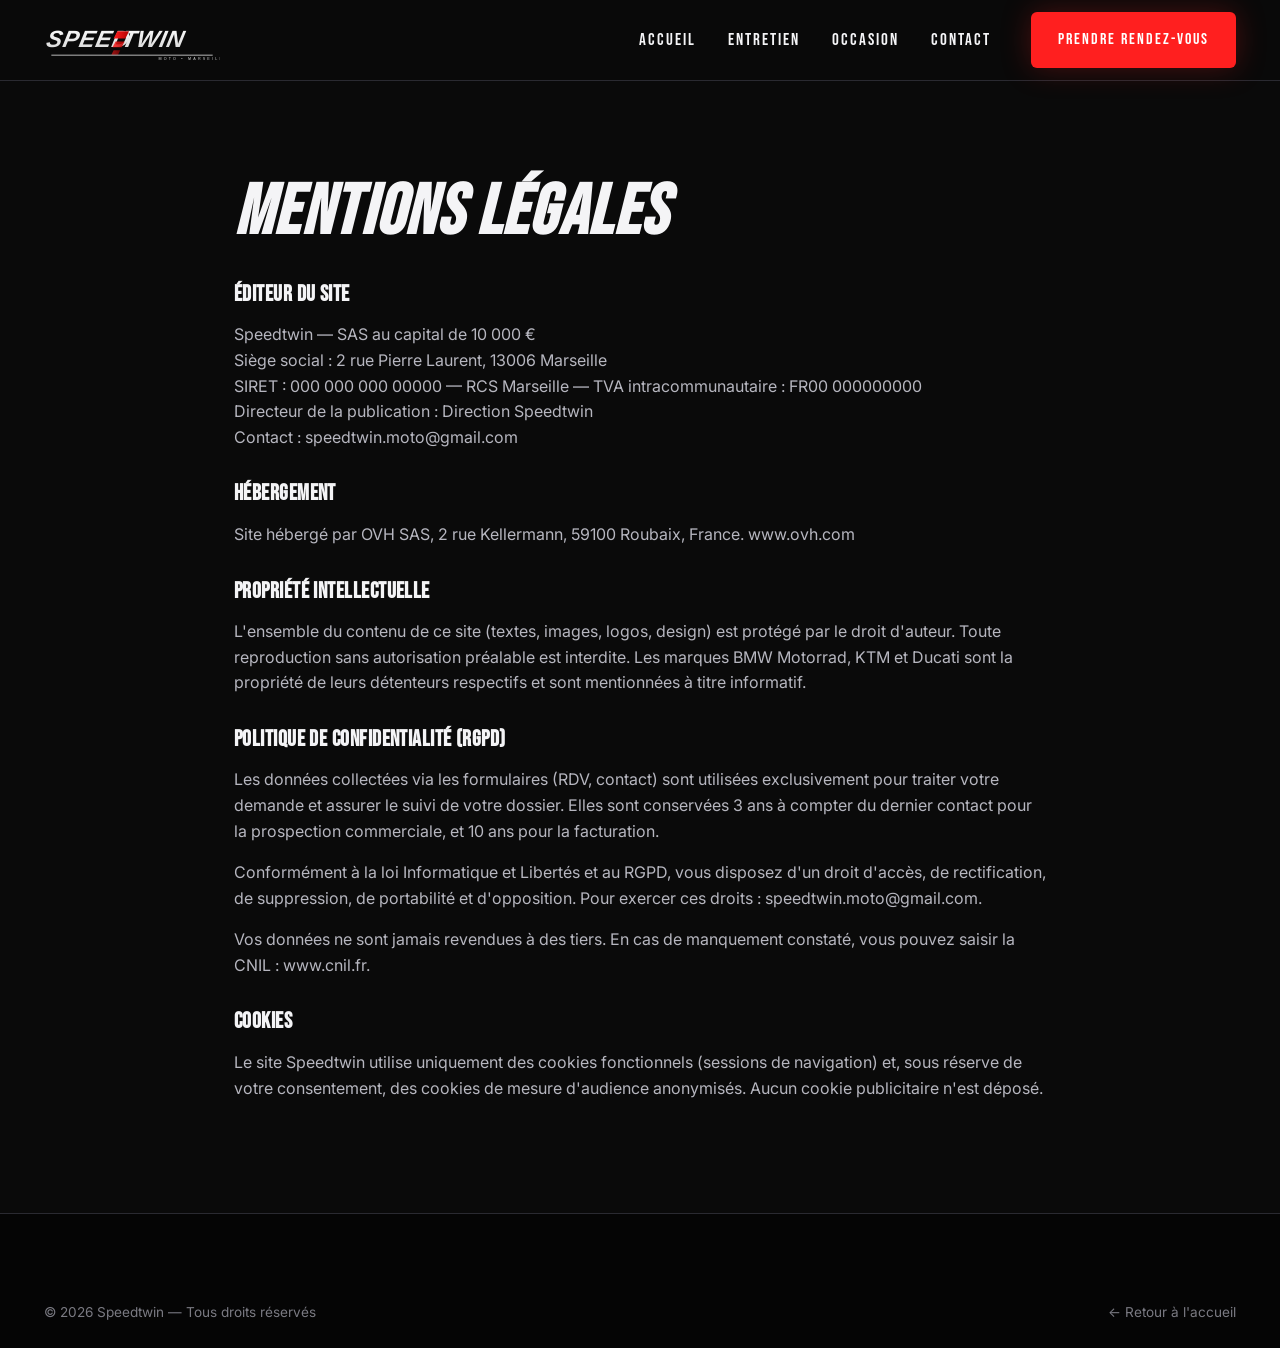
<file: mentions-legales.html>
<!doctype html>
<html lang="fr">
<head>
  <meta charset="utf-8">
  <meta name="viewport" content="width=device-width, initial-scale=1, viewport-fit=cover">
  <meta name="theme-color" content="#0a0a0a">

  <title>Mentions légales & confidentialité | Speedtwin</title>
  <meta name="description" content="Mentions légales et politique de confidentialité du site speedtwin-moto.fr.">
  <meta name="robots" content="noindex,follow">
  <link rel="canonical" href="https://speedtwin-moto.fr/mentions-legales.html">

  <link rel="icon" type="image/svg+xml" href="assets/img/favicon.svg">
  <link rel="preconnect" href="https://fonts.googleapis.com">
  <link rel="preconnect" href="https://fonts.gstatic.com" crossorigin>
  <link href="https://fonts.googleapis.com/css2?family=Bebas+Neue&family=Inter:wght@400;500;600;700&display=swap" rel="stylesheet">
  <link rel="stylesheet" href="assets/css/style.css">
</head>
<body>
  <a href="#main" class="skip-link">Aller au contenu principal</a>

  <header class="site-header">
    <div class="container nav">
      <a href="index.html" class="nav__logo" aria-label="Accueil Speedtwin">
        <img src="assets/img/logo.svg" alt="Speedtwin" width="220" height="55">
      </a>
      <button class="nav__burger" aria-label="Ouvrir le menu" aria-expanded="false" aria-controls="nav-menu">
        <span></span>
      </button>
      <ul class="nav__menu" id="nav-menu">
        <li><a class="nav__link" href="index.html">Accueil</a></li>
        <li><a class="nav__link" href="entretien.html">Entretien</a></li>
        <li><a class="nav__link" href="occasion.html">Occasion</a></li>
        <li><a class="nav__link" href="contact.html">Contact</a></li>
        <li><a class="btn btn--primary nav__cta" href="rendez-vous.html">Prendre rendez-vous</a></li>
      </ul>
    </div>
  </header>

  <main id="main">
    <section>
      <div class="container" style="max-width: 860px;">
        <h1>Mentions légales</h1>

        <h2 class="mt-4" style="font-size:1.4rem;">Éditeur du site</h2>
        <p class="text-dim">
          Speedtwin — SAS au capital de 10 000 €<br>
          Siège social : 2 rue Pierre Laurent, 13006 Marseille<br>
          SIRET : 000 000 000 00000 — RCS Marseille — TVA intracommunautaire : FR00 000000000<br>
          Directeur de la publication : Direction Speedtwin<br>
          Contact : <a href="mailto:speedtwin.moto@gmail.com">speedtwin.moto@gmail.com</a>
        </p>

        <h2 class="mt-4" style="font-size:1.4rem;">Hébergement</h2>
        <p class="text-dim">Site hébergé par OVH SAS, 2 rue Kellermann, 59100 Roubaix, France. www.ovh.com</p>

        <h2 class="mt-4" style="font-size:1.4rem;">Propriété intellectuelle</h2>
        <p class="text-dim">L'ensemble du contenu de ce site (textes, images, logos, design) est protégé par le droit d'auteur. Toute reproduction sans autorisation préalable est interdite. Les marques BMW Motorrad, KTM et Ducati sont la propriété de leurs détenteurs respectifs et sont mentionnées à titre informatif.</p>

        <h2 class="mt-4" id="confidentialite" style="font-size:1.4rem;">Politique de confidentialité (RGPD)</h2>
        <p class="text-dim">
          Les données collectées via les formulaires (RDV, contact) sont utilisées exclusivement pour traiter votre demande et assurer le suivi de votre dossier.
          Elles sont conservées 3 ans à compter du dernier contact pour la prospection commerciale, et 10 ans pour la facturation.
        </p>
        <p class="text-dim">
          Conformément à la loi Informatique et Libertés et au RGPD, vous disposez d'un droit d'accès, de rectification, de suppression, de portabilité et d'opposition.
          Pour exercer ces droits : <a href="mailto:speedtwin.moto@gmail.com">speedtwin.moto@gmail.com</a>.
        </p>
        <p class="text-dim">Vos données ne sont jamais revendues à des tiers. En cas de manquement constaté, vous pouvez saisir la CNIL : www.cnil.fr.</p>

        <h2 class="mt-4" style="font-size:1.4rem;">Cookies</h2>
        <p class="text-dim">Le site Speedtwin utilise uniquement des cookies fonctionnels (sessions de navigation) et, sous réserve de votre consentement, des cookies de mesure d'audience anonymisés. Aucun cookie publicitaire n'est déposé.</p>
      </div>
    </section>
  </main>

  <footer class="footer">
    <div class="container">
      <div class="footer__bottom" style="border-top:0;">
        <span>© <span id="y"></span> Speedtwin — Tous droits réservés</span>
        <span><a href="index.html">← Retour à l'accueil</a></span>
      </div>
    </div>
  </footer>

  <script src="assets/js/main.js"></script>
  <script>document.getElementById("y").textContent = new Date().getFullYear();</script>
</body>
</html>
</file>
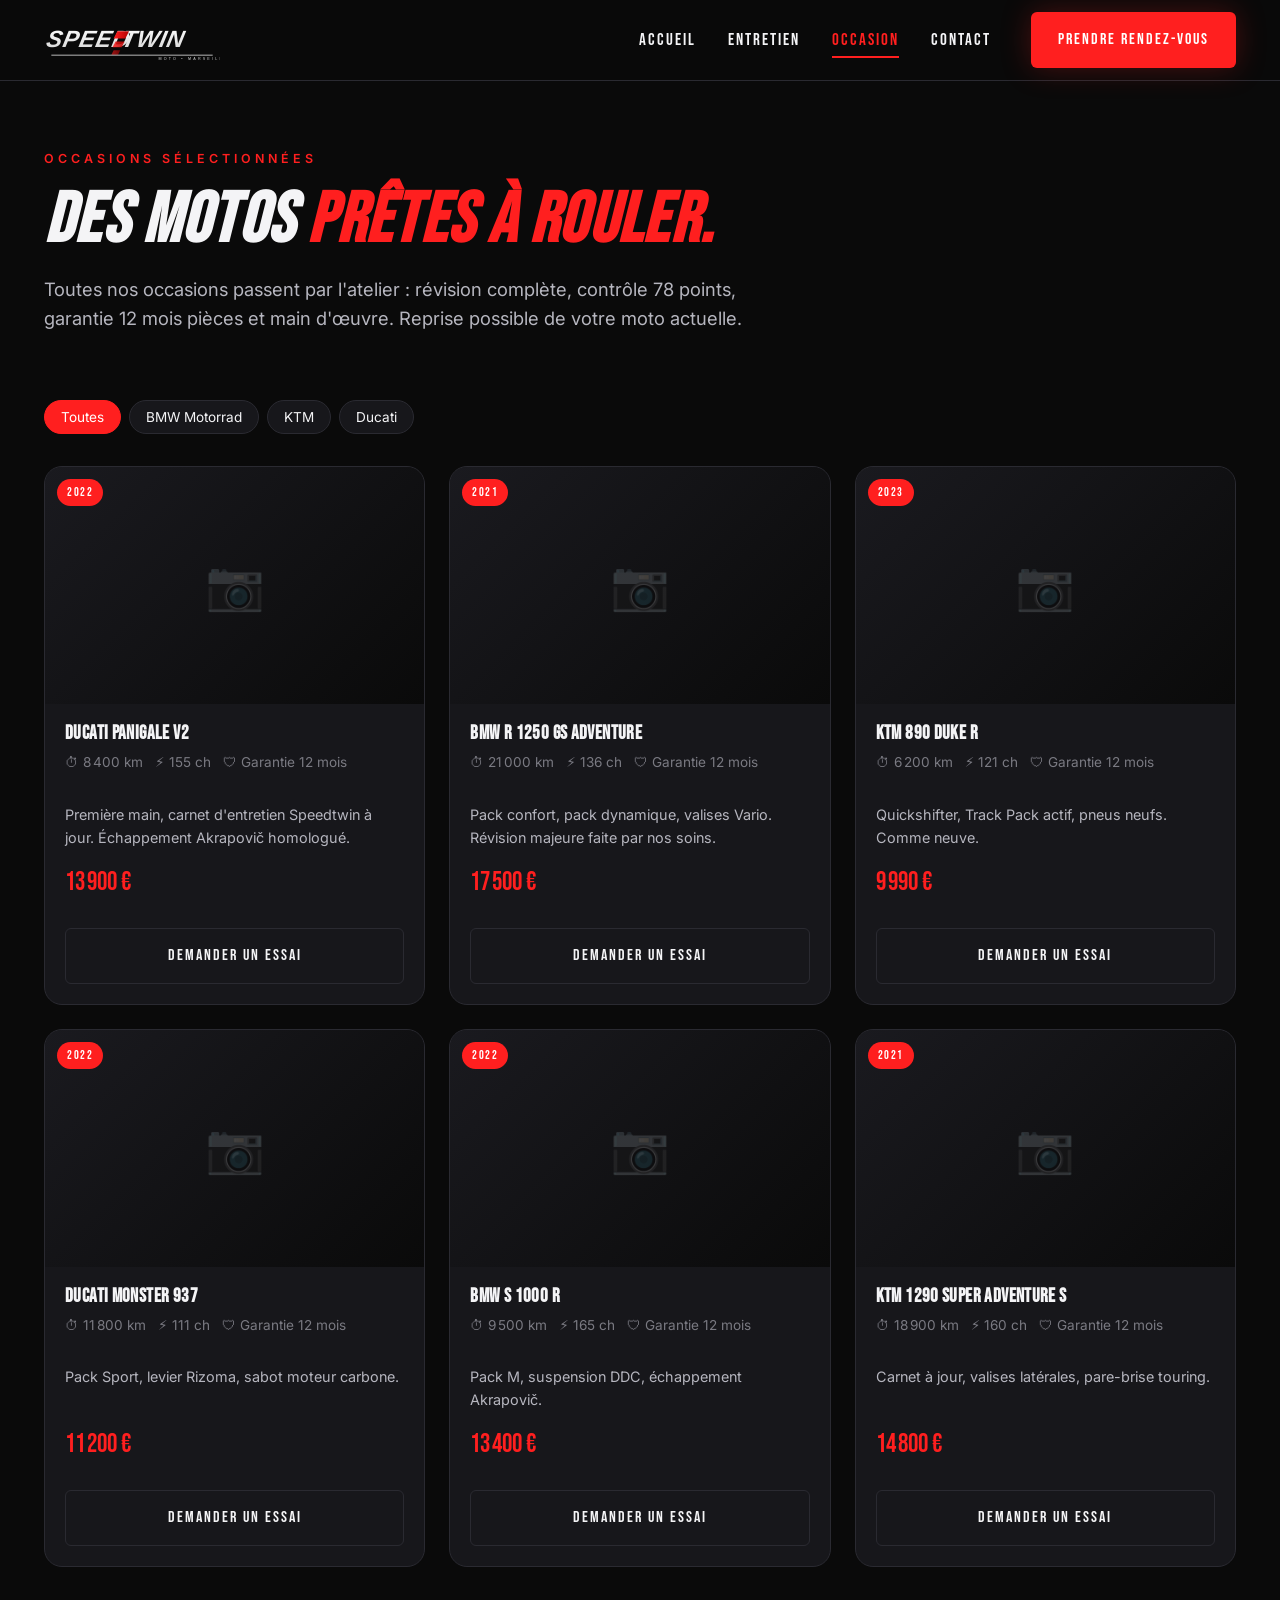
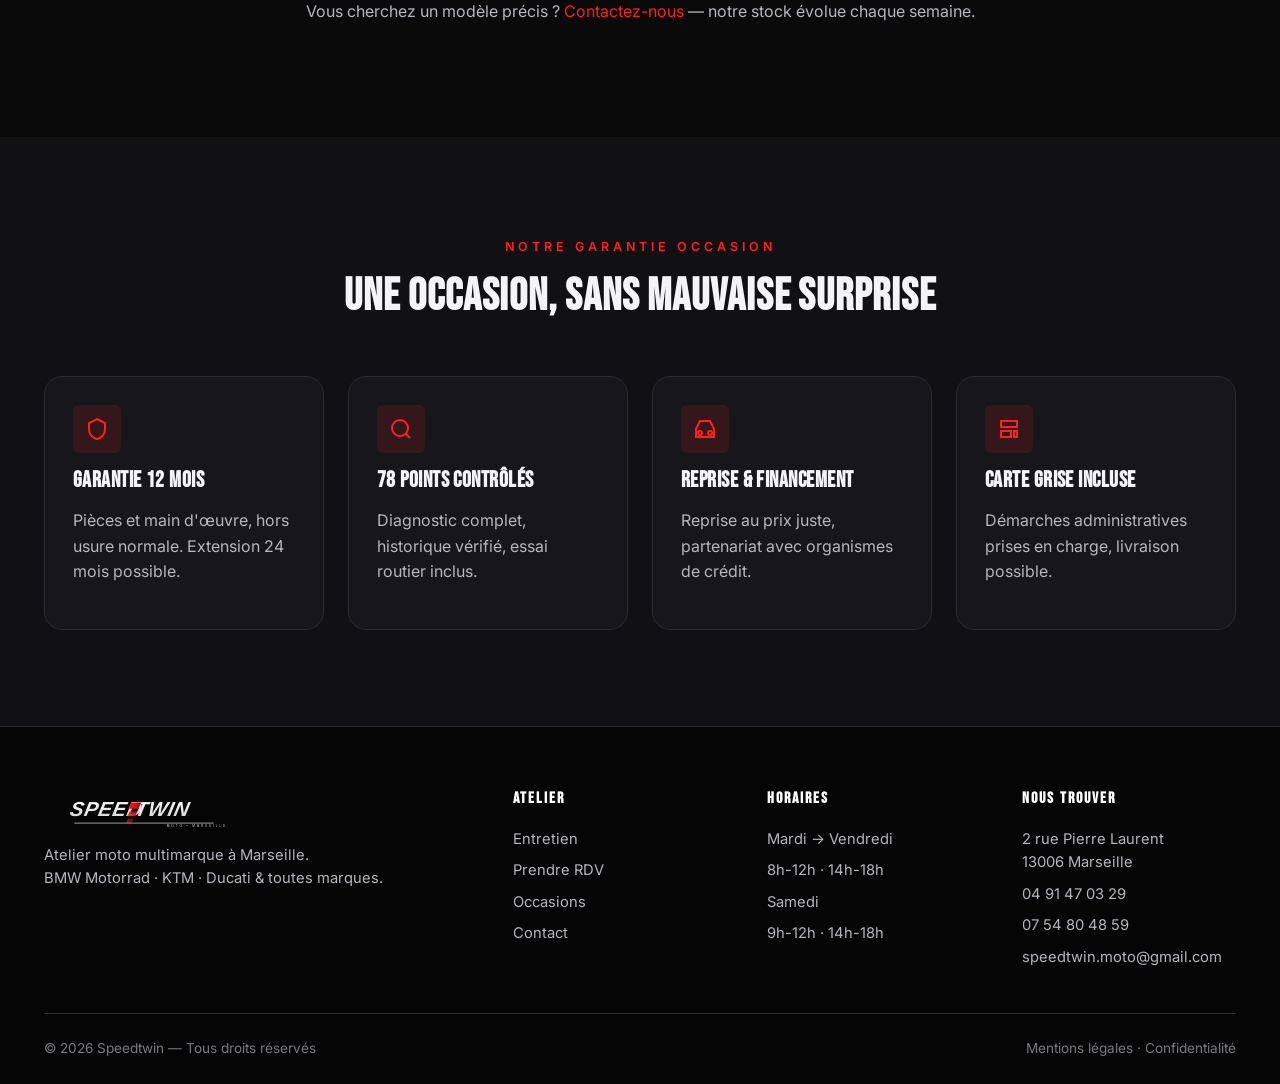
<file: occasion.html>
<!doctype html>
<html lang="fr">
<head>
  <meta charset="utf-8">
  <meta name="viewport" content="width=device-width, initial-scale=1, viewport-fit=cover">
  <meta name="theme-color" content="#0a0a0a">

  <title>Motos d'occasion BMW, KTM, Ducati à Marseille | Speedtwin</title>
  <meta name="description" content="Sélection de motos d'occasion contrôlées et garanties 12 mois par Speedtwin. BMW, KTM, Ducati au cœur de Marseille.">
  <link rel="canonical" href="https://speedtwin-moto.fr/occasion.html">

  <link rel="icon" type="image/svg+xml" href="assets/img/favicon.svg">
  <link rel="preconnect" href="https://fonts.googleapis.com">
  <link rel="preconnect" href="https://fonts.gstatic.com" crossorigin>
  <link href="https://fonts.googleapis.com/css2?family=Bebas+Neue&family=Inter:wght@400;500;600;700&display=swap" rel="stylesheet">
  <link rel="stylesheet" href="assets/css/style.css">
</head>
<body>
  <a href="#main" class="skip-link">Aller au contenu principal</a>

  <header class="site-header">
    <div class="container nav">
      <a href="index.html" class="nav__logo" aria-label="Accueil Speedtwin">
        <img src="assets/img/logo.svg" alt="Speedtwin" width="220" height="55">
      </a>
      <button class="nav__burger" aria-label="Ouvrir le menu" aria-expanded="false" aria-controls="nav-menu">
        <span></span>
      </button>
      <ul class="nav__menu" id="nav-menu">
        <li><a class="nav__link" href="index.html">Accueil</a></li>
        <li><a class="nav__link" href="entretien.html">Entretien</a></li>
        <li><a class="nav__link" href="occasion.html">Occasion</a></li>
        <li><a class="nav__link" href="contact.html">Contact</a></li>
        <li><a class="btn btn--primary nav__cta" href="rendez-vous.html">Prendre rendez-vous</a></li>
      </ul>
    </div>
  </header>

  <main id="main">
    <section style="padding-top:64px;padding-bottom:32px;">
      <div class="container" data-reveal>
        <span class="eyebrow">Occasions sélectionnées</span>
        <h1>Des motos <span class="text-accent" style="font-style:italic;">prêtes à rouler.</span></h1>
        <p class="lead mt-2">
          Toutes nos occasions passent par l'atelier : révision complète, contrôle 78 points, garantie 12 mois pièces et main d'œuvre.
          Reprise possible de votre moto actuelle.
        </p>
      </div>
    </section>

    <section style="padding-top:16px;">
      <div class="container">
        <div class="filters" id="moto-filters">
          <button class="filter is-active" data-filter="all">Toutes</button>
          <button class="filter" data-filter="bmw">BMW Motorrad</button>
          <button class="filter" data-filter="ktm">KTM</button>
          <button class="filter" data-filter="ducati">Ducati</button>
        </div>

        <div class="grid grid-3" id="motos-grid"></div>

        <p class="text-center text-dim mt-4">
          Vous cherchez un modèle précis ? <a href="contact.html" class="text-accent">Contactez-nous</a> — notre stock évolue chaque semaine.
        </p>
      </div>
    </section>

    <section class="section--alt" data-reveal>
      <div class="container">
        <header class="section__head">
          <span class="eyebrow">Notre garantie occasion</span>
          <h2>Une occasion, sans mauvaise surprise</h2>
        </header>
        <div class="grid grid-4">
          <div class="card">
            <span class="card__icon"><svg viewBox="0 0 24 24" fill="none" stroke="currentColor" stroke-width="2"><path d="M12 2l8 4v6c0 5-3.5 9.5-8 10-4.5-.5-8-5-8-10V6l8-4z"/></svg></span>
            <h3>Garantie 12 mois</h3>
            <p class="text-dim">Pièces et main d'œuvre, hors usure normale. Extension 24 mois possible.</p>
          </div>
          <div class="card">
            <span class="card__icon"><svg viewBox="0 0 24 24" fill="none" stroke="currentColor" stroke-width="2"><circle cx="11" cy="11" r="8"/><path d="M21 21l-4.3-4.3"/></svg></span>
            <h3>78 points contrôlés</h3>
            <p class="text-dim">Diagnostic complet, historique vérifié, essai routier inclus.</p>
          </div>
          <div class="card">
            <span class="card__icon"><svg viewBox="0 0 24 24" fill="none" stroke="currentColor" stroke-width="2"><path d="M3 12l4-8h10l4 8v8H3z"/><circle cx="7" cy="16" r="2"/><circle cx="17" cy="16" r="2"/></svg></span>
            <h3>Reprise & financement</h3>
            <p class="text-dim">Reprise au prix juste, partenariat avec organismes de crédit.</p>
          </div>
          <div class="card">
            <span class="card__icon"><svg viewBox="0 0 24 24" fill="none" stroke="currentColor" stroke-width="2"><path d="M4 4h16v6H4z"/><path d="M4 14h10v6H4z"/><path d="M17 14h3v6h-3z"/></svg></span>
            <h3>Carte grise incluse</h3>
            <p class="text-dim">Démarches administratives prises en charge, livraison possible.</p>
          </div>
        </div>
      </div>
    </section>
  </main>

  <footer class="footer">
    <div class="container">
      <div class="footer__grid">
        <div class="footer__brand">
          <img src="assets/img/logo.svg" alt="Speedtwin" width="200" height="50">
          <p>Atelier moto multimarque à Marseille.<br>BMW Motorrad · KTM · Ducati & toutes marques.</p>
        </div>
        <div>
          <h4>Atelier</h4>
          <ul>
            <li><a href="entretien.html">Entretien</a></li>
            <li><a href="rendez-vous.html">Prendre RDV</a></li>
            <li><a href="occasion.html">Occasions</a></li>
            <li><a href="contact.html">Contact</a></li>
          </ul>
        </div>
        <div>
          <h4>Horaires</h4>
          <ul>
            <li>Mardi → Vendredi</li>
            <li>8h-12h · 14h-18h</li>
            <li>Samedi</li>
            <li>9h-12h · 14h-18h</li>
          </ul>
        </div>
        <div>
          <h4>Nous trouver</h4>
          <ul>
            <li>2 rue Pierre Laurent<br>13006 Marseille</li>
            <li><a href="tel:+33491470329">04 91 47 03 29</a></li>
            <li><a href="tel:+33754804859">07 54 80 48 59</a></li>
            <li><a href="mailto:speedtwin.moto@gmail.com">speedtwin.moto@gmail.com</a></li>
          </ul>
        </div>
      </div>
      <div class="footer__bottom">
        <span>© <span id="y"></span> Speedtwin — Tous droits réservés</span>
        <span><a href="mentions-legales.html">Mentions légales</a> · <a href="mentions-legales.html#confidentialite">Confidentialité</a></span>
      </div>
    </div>
  </footer>

  <script src="assets/js/data.js"></script>
  <script src="assets/js/main.js"></script>
  <script>
    document.getElementById("y").textContent = new Date().getFullYear();

    function render(filter) {
      const grid = document.getElementById("motos-grid");
      grid.innerHTML = "";
      const list = window.SPEEDTWIN_DATA.occasions.filter(o => filter === "all" || o.brand === filter);
      if (list.length === 0) {
        grid.innerHTML = '<p class="text-dim" style="grid-column:1/-1;text-align:center;padding:32px;">Aucune moto pour ce filtre actuellement.</p>';
        return;
      }
      list.forEach(o => {
        const c = document.createElement("article");
        c.className = "moto-card";
        c.innerHTML =
          '<div class="moto-card__media"><span class="moto-card__badge">' + o.year + '</span></div>' +
          '<div class="moto-card__body">' +
            '<h3>' + o.title + '</h3>' +
            '<div class="moto-card__specs">' +
              '<span>⏱ ' + o.km.toLocaleString("fr-FR") + ' km</span>' +
              '<span>⚡ ' + o.cv + ' ch</span>' +
              '<span>🛡 Garantie ' + o.garantie + '</span>' +
            '</div>' +
            '<p class="text-dim" style="font-size:0.9rem;">' + o.desc + '</p>' +
            '<div class="moto-card__price">' + o.price.toLocaleString("fr-FR") + ' €</div>' +
            '<a href="contact.html?moto=' + o.id + '" class="btn btn--ghost btn--block mt-3">Demander un essai</a>' +
          '</div>';
        grid.appendChild(c);
      });
    }

    document.querySelectorAll(".filter").forEach(btn => {
      btn.addEventListener("click", () => {
        document.querySelectorAll(".filter").forEach(b => b.classList.remove("is-active"));
        btn.classList.add("is-active");
        render(btn.dataset.filter);
      });
    });
    render("all");
  </script>
</body>
</html>
</file>
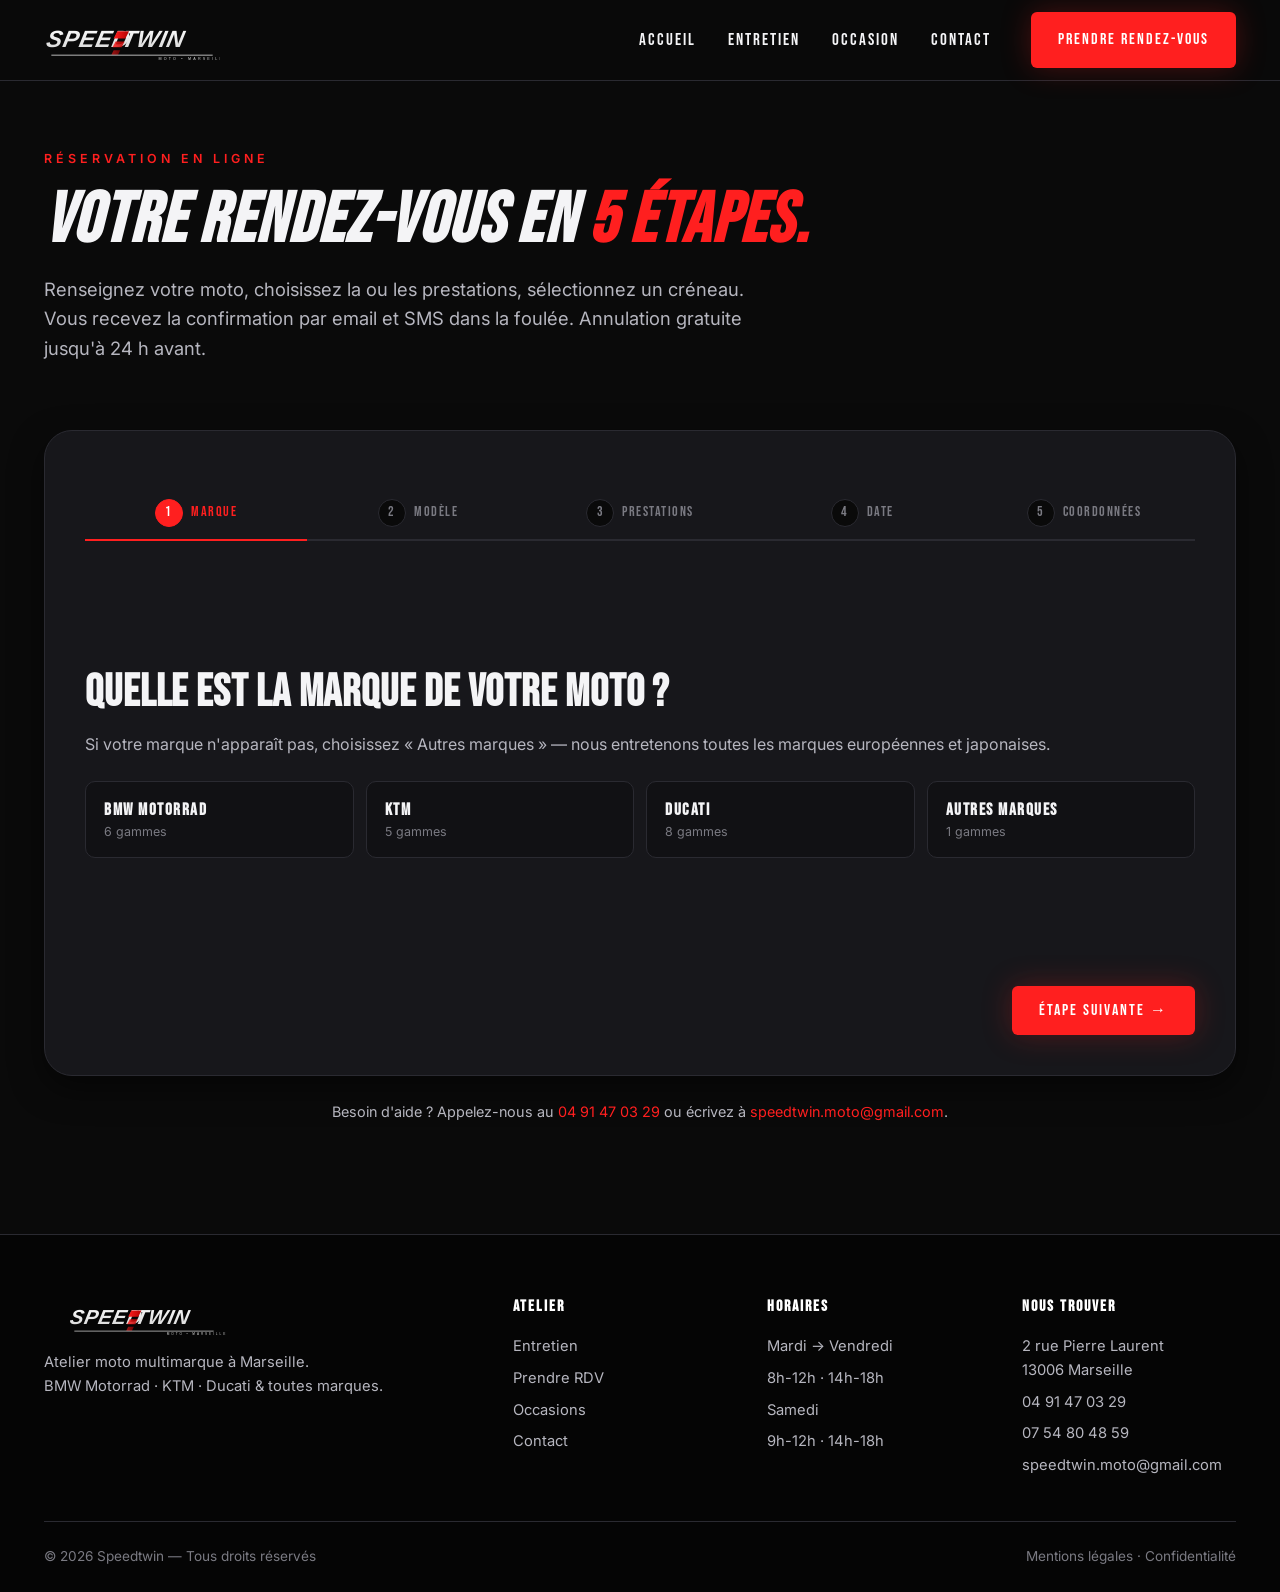
<file: rendez-vous.html>
<!doctype html>
<html lang="fr">
<head>
  <meta charset="utf-8">
  <meta name="viewport" content="width=device-width, initial-scale=1, viewport-fit=cover">
  <meta name="theme-color" content="#0a0a0a">

  <title>Prendre rendez-vous en ligne | Speedtwin Marseille</title>
  <meta name="description" content="Réservez votre entretien moto en 2 minutes : choix de marque, modèle, prestation, date et heure. BMW, KTM, Ducati & toutes marques.">
  <link rel="canonical" href="https://speedtwin-moto.fr/rendez-vous.html">
  <meta name="robots" content="index,follow">

  <link rel="icon" type="image/svg+xml" href="assets/img/favicon.svg">
  <link rel="preconnect" href="https://fonts.googleapis.com">
  <link rel="preconnect" href="https://fonts.gstatic.com" crossorigin>
  <link href="https://fonts.googleapis.com/css2?family=Bebas+Neue&family=Inter:wght@400;500;600;700&display=swap" rel="stylesheet">
  <link rel="stylesheet" href="assets/css/style.css">

  <script type="application/ld+json">
  {
    "@context": "https://schema.org",
    "@type": "ReserveAction",
    "name": "Prendre rendez-vous chez Speedtwin",
    "target": {
      "@type": "EntryPoint",
      "urlTemplate": "https://speedtwin-moto.fr/rendez-vous.html",
      "actionPlatform": ["http://schema.org/DesktopWebPlatform","http://schema.org/MobileWebPlatform"]
    },
    "result": { "@type": "Reservation", "name": "Rendez-vous d'entretien moto" }
  }
  </script>
</head>
<body>
  <a href="#main" class="skip-link">Aller au contenu principal</a>

  <header class="site-header">
    <div class="container nav">
      <a href="index.html" class="nav__logo" aria-label="Accueil Speedtwin">
        <img src="assets/img/logo.svg" alt="Speedtwin" width="220" height="55">
      </a>
      <button class="nav__burger" aria-label="Ouvrir le menu" aria-expanded="false" aria-controls="nav-menu">
        <span></span>
      </button>
      <ul class="nav__menu" id="nav-menu">
        <li><a class="nav__link" href="index.html">Accueil</a></li>
        <li><a class="nav__link" href="entretien.html">Entretien</a></li>
        <li><a class="nav__link" href="occasion.html">Occasion</a></li>
        <li><a class="nav__link" href="contact.html">Contact</a></li>
        <li><a class="btn btn--primary nav__cta" href="rendez-vous.html">Prendre rendez-vous</a></li>
      </ul>
    </div>
  </header>

  <main id="main">
    <section style="padding-top:64px;padding-bottom:32px;">
      <div class="container" data-reveal>
        <span class="eyebrow">Réservation en ligne</span>
        <h1>Votre rendez-vous en <span class="text-accent" style="font-style:italic;">5 étapes.</span></h1>
        <p class="lead mt-2">
          Renseignez votre moto, choisissez la ou les prestations, sélectionnez un créneau. Vous recevez la confirmation
          par email et SMS dans la foulée. Annulation gratuite jusqu'à 24 h avant.
        </p>
      </div>
    </section>

    <section style="padding-top:16px;">
      <div class="container">
        <form class="wizard" data-wizard novalidate>
          <ol class="wizard__steps" aria-label="Étapes du formulaire">
            <li class="wizard__step is-active">Marque</li>
            <li class="wizard__step">Modèle</li>
            <li class="wizard__step">Prestations</li>
            <li class="wizard__step">Date</li>
            <li class="wizard__step">Coordonnées</li>
          </ol>

          <!-- Step 1 : Marque -->
          <section class="wizard__panel is-active" data-panel="brand" aria-labelledby="t1">
            <h2 id="t1">Quelle est la marque de votre moto ?</h2>
            <p class="text-dim mb-3">Si votre marque n'apparaît pas, choisissez « Autres marques » — nous entretenons toutes les marques européennes et japonaises.</p>
            <div class="choice-grid" role="radiogroup" aria-label="Choisir une marque"></div>
          </section>

          <!-- Step 2 : Modèle -->
          <section class="wizard__panel" data-panel="model" aria-labelledby="t2">
            <h2 id="t2">Précisez votre moto</h2>
            <div class="field-group" style="grid-template-columns:1fr 1fr;display:grid;gap:16px;">
              <div class="field field--required">
                <label for="f-family">Gamme</label>
                <select id="f-family" name="family" required></select>
              </div>
              <div class="field field--required">
                <label for="f-model">Modèle exact</label>
                <select id="f-model" name="model" required></select>
              </div>
              <div class="field field--required">
                <label for="f-year">Année de mise en circulation</label>
                <input id="f-year" name="year" type="number" min="1980" max="2026" placeholder="2023" required>
              </div>
              <div class="field">
                <label for="f-km">Kilométrage</label>
                <input id="f-km" name="km" type="number" min="0" placeholder="12 500" inputmode="numeric">
              </div>
            </div>
          </section>

          <!-- Step 3 : Prestations -->
          <section class="wizard__panel" data-panel="service" aria-labelledby="t3">
            <h2 id="t3">Quelles prestations vous intéressent ?</h2>
            <p class="text-dim mb-3">Sélection multiple possible. Une estimation tarifaire vous sera fournie à la dernière étape.</p>
            <div class="choice-grid" role="group" aria-label="Choisir les prestations"></div>
          </section>

          <!-- Step 4 : Planning de la semaine -->
          <section class="wizard__panel" data-panel="date" aria-labelledby="t4">
            <h2 id="t4">Choisissez votre créneau</h2>
            <p class="text-dim mb-3">Atelier ouvert mardi → samedi. Cliquez sur un horaire disponible pour réserver. Les créneaux barrés sont déjà pris.</p>

            <div class="week" role="region" aria-label="Planning de la semaine">
              <header class="week__head">
                <span class="week__title" data-week-title>Semaine</span>
                <div class="week__nav">
                  <button type="button" data-week-prev aria-label="Semaine précédente">← Préc.</button>
                  <button type="button" data-week-next aria-label="Semaine suivante">Suiv. →</button>
                </div>
              </header>
              <div class="week__grid" data-week-grid role="radiogroup" aria-label="Créneaux disponibles"></div>
            </div>
          </section>

          <!-- Step 5 : Contact -->
          <section class="wizard__panel" data-panel="contact" aria-labelledby="t5">
            <h2 id="t5">Vos coordonnées</h2>
            <div class="field-group" style="grid-template-columns:1fr 1fr;display:grid;gap:16px;">
              <div class="field field--required"><label for="f-fn">Prénom</label><input id="f-fn" name="firstName" required autocomplete="given-name"></div>
              <div class="field field--required"><label for="f-ln">Nom</label><input id="f-ln" name="lastName" required autocomplete="family-name"></div>
              <div class="field field--required"><label for="f-em">Email</label><input id="f-em" name="email" type="email" required autocomplete="email"></div>
              <div class="field field--required"><label for="f-ph">Téléphone</label><input id="f-ph" name="phone" type="tel" required autocomplete="tel" placeholder="06 12 34 56 78"></div>
              <div class="field" style="grid-column:1/-1;"><label for="f-no">Notes / précisions (facultatif)</label><textarea id="f-no" name="notes" rows="4" placeholder="Voyant allumé, bruit suspect, demande spécifique…"></textarea></div>
            </div>

            <div class="summary mt-3">
              <h3 style="font-size:1rem;letter-spacing:2px;color:var(--color-text-dim);margin-bottom:12px;">Récapitulatif de votre demande</h3>
              <dl></dl>
              <p class="text-dim mt-2" style="font-size:0.85rem;">
                Tarifs indicatifs « à partir de », sur la base d'une moto en bon état général. Un devis détaillé vous sera envoyé sous 24 h, signé numériquement, avant toute intervention.
              </p>
            </div>

            <label style="display:flex;gap:10px;align-items:flex-start;margin-top:16px;">
              <input type="checkbox" required style="width:auto;margin-top:4px;">
              <span class="text-dim" style="font-size:0.9rem;">
                J'accepte que mes informations soient traitées pour gérer mon RDV
                (cf. <a href="mentions-legales.html#confidentialite" class="text-accent">politique de confidentialité</a>).
              </span>
            </label>
          </section>

          <!-- Navigation -->
          <div class="wizard__nav">
            <button type="button" class="btn btn--ghost" data-prev>← Précédent</button>
            <div style="display:flex;gap:12px;">
              <button type="button" class="btn btn--primary" data-next>Étape suivante →</button>
              <button type="button" class="btn btn--primary" data-submit style="display:none;">Confirmer mon RDV</button>
            </div>
          </div>
        </form>

        <p class="text-center text-dim mt-3" style="font-size:0.9rem;">
          Besoin d'aide ? Appelez-nous au
          <a href="tel:+33491470329" class="text-accent">04 91 47 03 29</a>
          ou écrivez à <a href="mailto:speedtwin.moto@gmail.com" class="text-accent">speedtwin.moto@gmail.com</a>.
        </p>
      </div>
    </section>
  </main>

  <footer class="footer">
    <div class="container">
      <div class="footer__grid">
        <div class="footer__brand">
          <img src="assets/img/logo.svg" alt="Speedtwin" width="200" height="50">
          <p>Atelier moto multimarque à Marseille.<br>BMW Motorrad · KTM · Ducati & toutes marques.</p>
        </div>
        <div>
          <h4>Atelier</h4>
          <ul>
            <li><a href="entretien.html">Entretien</a></li>
            <li><a href="rendez-vous.html">Prendre RDV</a></li>
            <li><a href="occasion.html">Occasions</a></li>
            <li><a href="contact.html">Contact</a></li>
          </ul>
        </div>
        <div>
          <h4>Horaires</h4>
          <ul>
            <li>Mardi → Vendredi</li>
            <li>8h-12h · 14h-18h</li>
            <li>Samedi</li>
            <li>9h-12h · 14h-18h</li>
          </ul>
        </div>
        <div>
          <h4>Nous trouver</h4>
          <ul>
            <li>2 rue Pierre Laurent<br>13006 Marseille</li>
            <li><a href="tel:+33491470329">04 91 47 03 29</a></li>
            <li><a href="tel:+33754804859">07 54 80 48 59</a></li>
            <li><a href="mailto:speedtwin.moto@gmail.com">speedtwin.moto@gmail.com</a></li>
          </ul>
        </div>
      </div>
      <div class="footer__bottom">
        <span>© <span id="y"></span> Speedtwin — Tous droits réservés</span>
        <span><a href="mentions-legales.html">Mentions légales</a> · <a href="mentions-legales.html#confidentialite">Confidentialité</a></span>
      </div>
    </div>
  </footer>

  <script src="assets/js/data.js"></script>
  <script src="assets/js/main.js"></script>
  <script src="assets/js/booking.js"></script>
  <script>document.getElementById("y").textContent = new Date().getFullYear();</script>
</body>
</html>
</file>
<file: assets/css/style.css>
/* ==========================================================================
   Speedtwin - Design System
   Atelier moto multimarque - Marseille
   ========================================================================== */

/* --- 1. Tokens --- */
:root {
  --color-bg: #0a0a0a;
  --color-bg-2: #111114;
  --color-surface: #17171b;
  --color-surface-2: #1f1f25;
  --color-border: #2a2a31;
  --color-text: #f4f4f6;
  --color-text-dim: #b6b6bf;
  --color-text-muted: #7a7a82;
  --color-accent: #ff1f1f;
  --color-accent-hot: #ff4d4d;
  --color-accent-dim: #b30000;
  --color-gold: #d4af37;
  --color-success: #2ecc71;
  --color-warning: #f5a623;
  --color-bmw: #1c69d4;
  --color-ktm: #ff5800;
  --color-ducati: #cc0000;

  --radius-sm: 6px;
  --radius-md: 10px;
  --radius-lg: 18px;
  --radius-xl: 28px;

  --shadow-sm: 0 2px 8px rgba(0,0,0,0.4);
  --shadow-md: 0 12px 32px rgba(0,0,0,0.5);
  --shadow-glow: 0 0 30px rgba(255,31,31,0.25);

  --font-display: "Bebas Neue", "Oswald", "Arial Narrow", sans-serif;
  --font-body: "Inter", "Helvetica Neue", system-ui, -apple-system, sans-serif;

  --container: 1240px;
  --header-h: 80px;

  --ease: cubic-bezier(0.22, 1, 0.36, 1);
}

/* --- 2. Reset --- */
*, *::before, *::after { box-sizing: border-box; }
html { scroll-behavior: smooth; -webkit-text-size-adjust: 100%; }
body {
  margin: 0;
  font-family: var(--font-body);
  font-size: 16px;
  line-height: 1.6;
  color: var(--color-text);
  background: var(--color-bg);
  -webkit-font-smoothing: antialiased;
  -moz-osx-font-smoothing: grayscale;
}
img, svg, video { max-width: 100%; display: block; }
a { color: inherit; text-decoration: none; transition: color .2s var(--ease); }
a:hover { color: var(--color-accent); }
button { font-family: inherit; cursor: pointer; border: 0; background: none; color: inherit; }
input, select, textarea {
  font-family: inherit;
  font-size: 1rem;
  color: var(--color-text);
  background: var(--color-surface);
  border: 1px solid var(--color-border);
  border-radius: var(--radius-sm);
  padding: 12px 14px;
  width: 100%;
  transition: border-color .15s var(--ease), box-shadow .15s var(--ease);
}
input:focus, select:focus, textarea:focus {
  outline: 0;
  border-color: var(--color-accent);
  box-shadow: 0 0 0 3px rgba(255,31,31,0.2);
}

/* --- 3. Layout --- */
.container {
  width: 100%;
  max-width: var(--container);
  margin: 0 auto;
  padding: 0 24px;
}
section { padding: 96px 0; position: relative; }
@media (max-width: 768px) { section { padding: 64px 0; } }

.grid { display: grid; gap: 24px; }
.grid-2 { grid-template-columns: repeat(2, 1fr); }
.grid-3 { grid-template-columns: repeat(3, 1fr); }
.grid-4 { grid-template-columns: repeat(4, 1fr); }
@media (max-width: 980px) {
  .grid-3, .grid-4 { grid-template-columns: repeat(2, 1fr); }
}
@media (max-width: 640px) {
  .grid-2, .grid-3, .grid-4 { grid-template-columns: 1fr; }
}

/* --- 4. Typography --- */
h1, h2, h3, h4 { font-family: var(--font-display); font-weight: 700; line-height: 1.05; margin: 0; letter-spacing: 0.02em; }
h1 { font-size: clamp(2.4rem, 6vw, 4.4rem); font-style: italic; text-transform: uppercase; }
h2 { font-size: clamp(1.8rem, 4vw, 2.8rem); text-transform: uppercase; }
h3 { font-size: 1.4rem; text-transform: uppercase; }
.eyebrow {
  display: inline-block;
  font-size: 0.78rem;
  letter-spacing: 4px;
  text-transform: uppercase;
  color: var(--color-accent);
  font-weight: 600;
  margin-bottom: 16px;
}
.lead { font-size: 1.15rem; color: var(--color-text-dim); max-width: 720px; }

/* --- 5. Buttons --- */
.btn {
  display: inline-flex; align-items: center; gap: 10px;
  padding: 14px 26px;
  font-family: var(--font-display);
  font-size: 1rem; letter-spacing: 2px;
  text-transform: uppercase;
  border-radius: var(--radius-sm);
  transition: transform .15s var(--ease), background .2s var(--ease), box-shadow .2s var(--ease);
  cursor: pointer;
  border: 1px solid transparent;
}
.btn--primary { background: var(--color-accent); color: #fff; box-shadow: var(--shadow-glow); }
.btn--primary:hover { background: var(--color-accent-hot); color: #fff; transform: translateY(-2px); }
.btn--ghost { background: transparent; color: var(--color-text); border-color: var(--color-border); }
.btn--ghost:hover { border-color: var(--color-accent); color: var(--color-accent); }
.btn--block { width: 100%; justify-content: center; }
.btn[disabled] { opacity: 0.4; pointer-events: none; }

/* --- 6. Header / Nav --- */
.site-header {
  position: sticky; top: 0; z-index: 50;
  background: rgba(10,10,10,0.85);
  backdrop-filter: blur(14px);
  -webkit-backdrop-filter: blur(14px);
  border-bottom: 1px solid var(--color-border);
}
.nav {
  display: flex; align-items: center; justify-content: space-between;
  height: var(--header-h);
}
.nav__logo img { height: 44px; width: auto; }
.nav__menu {
  display: flex; align-items: center; gap: 32px;
  list-style: none; margin: 0; padding: 0;
}
.nav__link {
  font-family: var(--font-display);
  font-size: 1.05rem;
  letter-spacing: 2px;
  text-transform: uppercase;
  position: relative;
  padding: 6px 0;
}
.nav__link.active { color: var(--color-accent); }
.nav__link.active::after,
.nav__link:hover::after {
  content: ""; position: absolute; left: 0; right: 0; bottom: -2px;
  height: 2px; background: var(--color-accent);
}
.nav__cta { margin-left: 8px; }

.nav__burger {
  display: none;
  width: 44px; height: 44px;
  align-items: center; justify-content: center;
}
.nav__burger span {
  display: block; width: 24px; height: 2px; background: #fff;
  position: relative;
}
.nav__burger span::before,
.nav__burger span::after {
  content: ""; position: absolute; left: 0; right: 0; height: 2px; background: #fff;
}
.nav__burger span::before { top: -7px; }
.nav__burger span::after { top: 7px; }

@media (max-width: 980px) {
  .nav__menu {
    position: fixed; inset: var(--header-h) 0 auto 0;
    flex-direction: column; align-items: stretch;
    background: var(--color-bg-2);
    padding: 24px;
    border-bottom: 1px solid var(--color-border);
    transform: translateY(-110%);
    transition: transform .3s var(--ease);
    gap: 4px;
  }
  .nav__menu.open { transform: translateY(0); }
  .nav__menu li { border-bottom: 1px solid var(--color-border); }
  .nav__menu li:last-child { border-bottom: 0; }
  .nav__link { display: block; padding: 16px 0; }
  .nav__cta { margin: 16px 0 0 0; }
  .nav__burger { display: inline-flex; }
}

/* --- 7. Hero --- */
.hero {
  position: relative;
  min-height: calc(100vh - var(--header-h));
  display: flex; align-items: center;
  overflow: hidden;
  background:
    radial-gradient(ellipse at 70% 30%, rgba(255,31,31,0.18), transparent 60%),
    radial-gradient(ellipse at 0% 80%, rgba(28,105,212,0.12), transparent 60%),
    linear-gradient(180deg, #0a0a0a 0%, #050505 100%);
}
.hero__cubes {
  position: absolute; inset: 0;
  background-image:
    linear-gradient(rgba(255,255,255,0.04) 1px, transparent 1px),
    linear-gradient(90deg, rgba(255,255,255,0.04) 1px, transparent 1px);
  background-size: 80px 80px;
  mask-image: radial-gradient(ellipse at center, #000 30%, transparent 80%);
  pointer-events: none;
}
.hero__content { position: relative; z-index: 2; max-width: 760px; padding: 80px 0; }
.hero__content h1 strong {
  color: var(--color-accent);
  font-style: italic;
  font-weight: 700;
}
.hero__sub {
  font-size: 1.2rem;
  color: var(--color-text-dim);
  margin: 24px 0 36px;
  max-width: 560px;
}
.hero__cta { display: flex; flex-wrap: wrap; gap: 16px; }
.hero__meta {
  display: flex; gap: 32px; margin-top: 56px;
  flex-wrap: wrap;
}
.hero__meta div { display: flex; gap: 12px; align-items: center; }
.hero__meta strong { color: #fff; font-family: var(--font-display); font-size: 1.6rem; }
.hero__meta span { color: var(--color-text-dim); font-size: 0.9rem; }

/* --- 8. Cards --- */
.card {
  background: var(--color-surface);
  border: 1px solid var(--color-border);
  border-radius: var(--radius-lg);
  padding: 28px;
  transition: transform .2s var(--ease), border-color .2s var(--ease), box-shadow .2s var(--ease);
  position: relative;
  overflow: hidden;
}
.card:hover {
  transform: translateY(-4px);
  border-color: var(--color-accent);
  box-shadow: var(--shadow-md);
}
.card__icon {
  width: 48px; height: 48px;
  display: inline-flex; align-items: center; justify-content: center;
  border-radius: var(--radius-sm);
  background: rgba(255,31,31,0.12);
  color: var(--color-accent);
  margin-bottom: 16px;
}
.card__icon svg { width: 24px; height: 24px; }
.card h3 { margin-bottom: 8px; }
.card__meta { font-size: 0.85rem; color: var(--color-text-muted); margin: 4px 0 12px; }
.card__price {
  display: inline-block;
  font-family: var(--font-display);
  font-size: 1.3rem;
  color: var(--color-accent);
  margin-top: 12px;
}
.card__price small { font-size: 0.75rem; color: var(--color-text-muted); margin-right: 6px; }

/* --- 9. Brand chips --- */
.brand-grid { display: grid; grid-template-columns: repeat(3, 1fr); gap: 24px; }
@media (max-width: 768px) { .brand-grid { grid-template-columns: 1fr; } }
.brand-card {
  background: var(--color-surface);
  border: 1px solid var(--color-border);
  border-radius: var(--radius-lg);
  padding: 40px 32px;
  text-align: center;
  position: relative;
  overflow: hidden;
  transition: transform .25s var(--ease), border-color .25s var(--ease);
}
.brand-card:hover { transform: translateY(-6px); }
.brand-card::before {
  content: ""; position: absolute; inset: 0;
  background: linear-gradient(135deg, var(--brand-color, var(--color-accent)) 0%, transparent 60%);
  opacity: 0.08; pointer-events: none;
}
.brand-card[data-brand="bmw"] { --brand-color: var(--color-bmw); }
.brand-card[data-brand="ktm"] { --brand-color: var(--color-ktm); }
.brand-card[data-brand="ducati"] { --brand-color: var(--color-ducati); }
.brand-card:hover { border-color: var(--brand-color, var(--color-accent)); }
.brand-card__logo { height: 80px; display: flex; align-items: center; justify-content: center; margin-bottom: 24px; }
.brand-card__logo svg, .brand-card__logo img { max-height: 80px; max-width: 200px; }
.brand-card__models { color: var(--color-text-dim); font-size: 0.95rem; }

/* --- 10. Packages --- */
.pack {
  background: var(--color-surface);
  border: 1px solid var(--color-border);
  border-radius: var(--radius-lg);
  padding: 36px 30px;
  position: relative;
  display: flex; flex-direction: column;
}
.pack--featured {
  border-color: var(--color-accent);
  background: linear-gradient(160deg, rgba(255,31,31,0.08), transparent 60%), var(--color-surface);
  box-shadow: var(--shadow-glow);
}
.pack__badge {
  position: absolute; top: -14px; left: 50%; transform: translateX(-50%);
  background: var(--color-accent);
  color: #fff;
  font-family: var(--font-display); letter-spacing: 2px;
  padding: 6px 14px; border-radius: 999px; font-size: 0.78rem;
}
.pack__price {
  font-family: var(--font-display);
  font-size: 3rem;
  color: #fff;
  margin: 16px 0;
  display: flex; align-items: baseline; gap: 6px;
}
.pack__price small { font-size: 1rem; color: var(--color-text-muted); }
.pack ul { list-style: none; padding: 0; margin: 16px 0 28px; }
.pack ul li {
  padding: 10px 0 10px 28px;
  border-bottom: 1px solid var(--color-border);
  position: relative;
  color: var(--color-text-dim);
}
.pack ul li::before {
  content: ""; position: absolute; left: 0; top: 14px;
  width: 16px; height: 16px;
  background: var(--color-accent);
  mask: url("data:image/svg+xml;utf8,<svg xmlns='http://www.w3.org/2000/svg' viewBox='0 0 24 24'><path d='M9 16.2l-3.5-3.5L4 14.2l5 5L20 8.2l-1.5-1.5z' fill='black'/></svg>") center/contain no-repeat;
}

/* --- 11. Booking wizard --- */
.wizard {
  background: var(--color-surface);
  border: 1px solid var(--color-border);
  border-radius: var(--radius-xl);
  padding: 40px;
  box-shadow: var(--shadow-md);
}
@media (max-width: 768px) { .wizard { padding: 24px; border-radius: var(--radius-lg); } }
.wizard__steps {
  display: flex; gap: 0;
  margin-bottom: 32px;
  list-style: none; padding: 0;
  position: relative;
  flex-wrap: wrap;
}
.wizard__step {
  flex: 1; min-width: 90px;
  text-align: center;
  font-family: var(--font-display);
  letter-spacing: 1.5px;
  color: var(--color-text-muted);
  padding: 12px 8px;
  border-bottom: 2px solid var(--color-border);
  position: relative;
  font-size: 0.85rem;
}
.wizard__step.is-active { color: var(--color-accent); border-color: var(--color-accent); }
.wizard__step.is-done { color: #fff; border-color: var(--color-text); }
.wizard__step::before {
  content: counter(step);
  counter-increment: step;
  display: inline-flex; align-items: center; justify-content: center;
  width: 28px; height: 28px;
  background: var(--color-bg);
  border: 1px solid var(--color-border);
  border-radius: 50%;
  margin-right: 8px;
  font-size: 0.85rem;
}
.wizard__steps { counter-reset: step; }
.wizard__step.is-active::before { background: var(--color-accent); color: #fff; border-color: var(--color-accent); }
.wizard__step.is-done::before { background: #fff; color: #000; border-color: #fff; }

.wizard__panel { display: none; }
.wizard__panel.is-active { display: block; animation: fadein .25s var(--ease); }
@keyframes fadein { from { opacity: 0; transform: translateY(6px); } to { opacity: 1; transform: translateY(0); } }

.wizard__nav {
  margin-top: 32px;
  display: flex; gap: 16px; justify-content: space-between;
  flex-wrap: wrap;
}

.field-group { display: grid; gap: 16px; }
.field label {
  display: block; margin-bottom: 6px;
  font-size: 0.85rem; letter-spacing: 1px; text-transform: uppercase;
  color: var(--color-text-dim);
}
.field--required label::after {
  content: " *"; color: var(--color-accent);
}

.choice-grid {
  display: grid; grid-template-columns: repeat(auto-fit, minmax(180px, 1fr));
  gap: 12px;
}
.choice {
  padding: 18px;
  border: 1px solid var(--color-border);
  border-radius: var(--radius-md);
  background: var(--color-bg-2);
  cursor: pointer;
  transition: all .15s var(--ease);
  text-align: left;
  display: flex; flex-direction: column; gap: 4px;
}
.choice:hover { border-color: var(--color-accent); }
.choice.is-selected {
  border-color: var(--color-accent);
  background: linear-gradient(135deg, rgba(255,31,31,0.12), transparent);
  box-shadow: 0 0 0 2px rgba(255,31,31,0.25);
}
.choice strong { font-family: var(--font-display); letter-spacing: 1.5px; font-size: 1.05rem; }
.choice small { color: var(--color-text-muted); font-size: 0.78rem; }

.summary {
  background: var(--color-bg-2);
  border: 1px dashed var(--color-border);
  border-radius: var(--radius-md);
  padding: 20px;
  margin-top: 24px;
}
.summary dl { display: grid; grid-template-columns: 1fr 1fr; gap: 8px 16px; margin: 0; }
.summary dt { color: var(--color-text-muted); font-size: 0.85rem; }
.summary dd { margin: 0; font-weight: 500; }

.slot-grid {
  display: grid;
  grid-template-columns: repeat(auto-fill, minmax(120px, 1fr));
  gap: 8px;
}
.slot {
  padding: 10px 8px; text-align: center;
  border: 1px solid var(--color-border);
  border-radius: var(--radius-sm);
  background: var(--color-bg-2);
  cursor: pointer;
  font-variant-numeric: tabular-nums;
  font-size: 0.92rem;
  transition: background .15s var(--ease), border-color .15s var(--ease), color .15s var(--ease);
}
.slot:hover { border-color: var(--color-accent); }
.slot.is-selected { background: var(--color-accent); border-color: var(--color-accent); color: #fff; }
.slot[disabled], .slot.disabled { opacity: 0.3; pointer-events: none; text-decoration: line-through; }

/* --- Week planning view --- */
.week { margin-top: 8px; }
.week__head {
  display: flex; align-items: center; justify-content: space-between;
  gap: 16px; margin-bottom: 20px; flex-wrap: wrap;
}
.week__title {
  font-family: var(--font-display);
  font-size: 1.15rem; letter-spacing: 2px;
  color: #fff;
  text-transform: uppercase;
}
.week__nav {
  display: flex; gap: 8px;
}
.week__nav button {
  padding: 8px 14px;
  border: 1px solid var(--color-border);
  border-radius: var(--radius-sm);
  background: var(--color-bg-2);
  color: var(--color-text);
  font-size: 0.85rem;
  font-family: var(--font-display);
  letter-spacing: 1.5px;
  cursor: pointer;
  transition: border-color .15s var(--ease), color .15s var(--ease);
}
.week__nav button:hover:not([disabled]) { border-color: var(--color-accent); color: var(--color-accent); }
.week__nav button[disabled] { opacity: 0.35; cursor: not-allowed; }

.week__grid {
  display: grid;
  grid-template-columns: repeat(7, minmax(0, 1fr));
  gap: 10px;
}
@media (max-width: 980px) { .week__grid { grid-template-columns: repeat(3, 1fr); } }
@media (max-width: 640px)  { .week__grid { grid-template-columns: repeat(2, 1fr); } }
@media (max-width: 420px)  { .week__grid { grid-template-columns: 1fr; } }

.week__day {
  background: var(--color-bg-2);
  border: 1px solid var(--color-border);
  border-radius: var(--radius-md);
  padding: 14px 10px;
  display: flex; flex-direction: column; gap: 10px;
  min-height: 200px;
}
.week__day--today {
  border-color: var(--color-accent);
  box-shadow: 0 0 0 1px var(--color-accent);
}
.week__day--closed { opacity: 0.55; }
.week__day h4 {
  font-family: var(--font-display);
  font-size: 0.95rem;
  letter-spacing: 1.5px;
  text-align: center;
  margin: 0;
  padding-bottom: 8px;
  border-bottom: 1px solid var(--color-border);
  color: var(--color-text);
  text-transform: uppercase;
}
.week__day h4 small {
  display: block;
  font-size: 1.4rem;
  font-weight: 700;
  color: #fff;
  margin-top: 4px;
}
.week__day--today h4 small { color: var(--color-accent); }
.week__slots {
  display: flex; flex-direction: column; gap: 6px;
  flex: 1;
}
.week__slots .slot { padding: 8px 6px; font-size: 0.88rem; }
.week__closed {
  display: flex; align-items: center; justify-content: center;
  flex: 1;
  font-size: 0.82rem;
  letter-spacing: 2px;
  text-transform: uppercase;
  color: var(--color-text-muted);
  font-family: var(--font-display);
}
.week__count {
  text-align: center;
  font-size: 0.72rem;
  color: var(--color-text-muted);
  letter-spacing: 1px;
  text-transform: uppercase;
}

/* --- 12. Sections variants --- */
.section--alt { background: var(--color-bg-2); }
.section__head { text-align: center; margin-bottom: 56px; }
.section__head h2 { margin-bottom: 12px; }

/* --- 13. Trust band --- */
.trust {
  background: var(--color-bg-2);
  border-top: 1px solid var(--color-border);
  border-bottom: 1px solid var(--color-border);
}
.trust__grid {
  display: grid; grid-template-columns: repeat(4, 1fr);
  gap: 24px; padding: 32px 0;
}
@media (max-width: 768px) { .trust__grid { grid-template-columns: repeat(2, 1fr); } }
.trust__item {
  display: flex; gap: 16px; align-items: center;
}
.trust__item svg { width: 36px; height: 36px; color: var(--color-accent); flex-shrink: 0; }
.trust__item strong { display: block; font-family: var(--font-display); font-size: 1.05rem; letter-spacing: 1.5px; }
.trust__item span { font-size: 0.85rem; color: var(--color-text-muted); }

/* --- 14. Partners --- */
.partners {
  padding: 56px 0;
  border-top: 1px solid var(--color-border);
  background: #050505;
}
.partners__grid {
  display: grid; grid-template-columns: repeat(8, 1fr);
  gap: 32px; align-items: center;
}
@media (max-width: 980px) { .partners__grid { grid-template-columns: repeat(4, 1fr); } }
@media (max-width: 480px) { .partners__grid { grid-template-columns: repeat(2, 1fr); } }
.partners__item {
  font-family: var(--font-display);
  letter-spacing: 2px;
  text-align: center;
  color: var(--color-text-muted);
  font-size: 1rem;
  padding: 8px;
  border-radius: var(--radius-sm);
  border: 1px solid var(--color-border);
  transition: color .2s, border-color .2s;
}
.partners__item:hover { color: var(--color-accent); border-color: var(--color-accent); }

/* --- 15. Occasion --- */
.moto-card {
  background: var(--color-surface);
  border: 1px solid var(--color-border);
  border-radius: var(--radius-lg);
  overflow: hidden;
  display: flex; flex-direction: column;
  transition: transform .2s var(--ease), border-color .2s var(--ease);
}
.moto-card:hover { transform: translateY(-4px); border-color: var(--color-accent); }
.moto-card__media {
  aspect-ratio: 16/10;
  background: linear-gradient(135deg, #1a1a1f, #0a0a0a);
  display: flex; align-items: center; justify-content: center;
  position: relative;
}
.moto-card__media::after {
  content: "📷";
  font-size: 3rem; opacity: 0.2;
}
.moto-card__badge {
  position: absolute; top: 12px; left: 12px;
  background: var(--color-accent); color: #fff;
  padding: 4px 10px; border-radius: 999px;
  font-size: 0.75rem; font-family: var(--font-display); letter-spacing: 1.5px;
}
.moto-card__body { padding: 20px; flex: 1; display: flex; flex-direction: column; }
.moto-card__body h3 { font-size: 1.2rem; margin-bottom: 8px; }
.moto-card__specs {
  display: flex; gap: 12px; flex-wrap: wrap;
  font-size: 0.85rem; color: var(--color-text-muted);
  margin-bottom: 14px;
}
.moto-card__specs span { display: inline-flex; gap: 4px; align-items: center; }
.moto-card__price { font-family: var(--font-display); font-size: 1.6rem; color: var(--color-accent); margin-top: auto; }

.filters {
  display: flex; flex-wrap: wrap; gap: 8px;
  margin-bottom: 32px;
}
.filter {
  padding: 8px 16px;
  border: 1px solid var(--color-border);
  border-radius: 999px;
  font-size: 0.85rem;
  background: var(--color-surface);
  cursor: pointer;
}
.filter.is-active { background: var(--color-accent); border-color: var(--color-accent); color: #fff; }

/* --- 16. FAQ --- */
.faq { max-width: 800px; margin: 0 auto; }
.faq details {
  border-bottom: 1px solid var(--color-border);
  padding: 18px 0;
}
.faq summary {
  cursor: pointer;
  font-family: var(--font-display);
  font-size: 1.1rem;
  letter-spacing: 1.5px;
  list-style: none;
  display: flex; justify-content: space-between; align-items: center; gap: 16px;
}
.faq summary::-webkit-details-marker { display: none; }
.faq summary::after {
  content: "+";
  font-size: 1.6rem;
  transition: transform .2s;
  color: var(--color-accent);
}
.faq details[open] summary::after { transform: rotate(45deg); }
.faq details p { color: var(--color-text-dim); margin: 12px 0 0; }

/* --- 17. Contact / Map --- */
.info-grid { display: grid; grid-template-columns: 1fr 1fr; gap: 32px; }
@media (max-width: 768px) { .info-grid { grid-template-columns: 1fr; } }
.info-card {
  background: var(--color-surface);
  border: 1px solid var(--color-border);
  border-radius: var(--radius-lg);
  padding: 32px;
}
.info-card h3 { margin-bottom: 16px; }
.info-card dl { display: grid; gap: 16px; margin: 0; }
.info-card dt { font-size: 0.78rem; letter-spacing: 2px; text-transform: uppercase; color: var(--color-text-muted); }
.info-card dd { margin: 4px 0 0; font-size: 1.05rem; }
.map { aspect-ratio: 4/3; border-radius: var(--radius-lg); overflow: hidden; border: 1px solid var(--color-border); }
.map iframe { width: 100%; height: 100%; border: 0; filter: invert(0.92) hue-rotate(180deg); }

/* --- 18. Footer --- */
.footer {
  background: #050505;
  padding: 64px 0 24px;
  border-top: 1px solid var(--color-border);
  color: var(--color-text-dim);
  font-size: 0.92rem;
}
.footer__grid {
  display: grid; grid-template-columns: 2fr 1fr 1fr 1fr;
  gap: 40px;
  margin-bottom: 40px;
}
@media (max-width: 768px) { .footer__grid { grid-template-columns: 1fr 1fr; } }
@media (max-width: 480px) { .footer__grid { grid-template-columns: 1fr; } }
.footer h4 {
  font-family: var(--font-display);
  font-size: 1rem; letter-spacing: 2px;
  color: #fff; margin-bottom: 16px;
}
.footer ul { list-style: none; padding: 0; margin: 0; }
.footer ul li { padding: 4px 0; }
.footer__bottom {
  border-top: 1px solid var(--color-border);
  padding-top: 24px;
  display: flex; justify-content: space-between; flex-wrap: wrap; gap: 12px;
  font-size: 0.85rem;
  color: var(--color-text-muted);
}
.footer__brand img { height: 38px; margin-bottom: 12px; }

/* --- 19. Toast / Notification --- */
.toast {
  position: fixed; bottom: 24px; right: 24px; z-index: 100;
  background: var(--color-surface);
  border: 1px solid var(--color-accent);
  color: #fff;
  padding: 16px 20px;
  border-radius: var(--radius-md);
  box-shadow: var(--shadow-md);
  transform: translateY(140%);
  transition: transform .3s var(--ease);
  max-width: 360px;
}
.toast.is-visible { transform: translateY(0); }
.toast strong { display: block; margin-bottom: 4px; font-family: var(--font-display); letter-spacing: 1.5px; }

/* --- 20. Utilities --- */
.text-center { text-align: center; }
.text-accent { color: var(--color-accent); }
.text-dim { color: var(--color-text-dim); }
.mt-1 { margin-top: 8px; } .mt-2 { margin-top: 16px; } .mt-3 { margin-top: 24px; } .mt-4 { margin-top: 32px; }
.mb-1 { margin-bottom: 8px; } .mb-2 { margin-bottom: 16px; } .mb-3 { margin-bottom: 24px; } .mb-4 { margin-bottom: 32px; }
.flex { display: flex; }
.gap-2 { gap: 16px; }
.between { justify-content: space-between; }
.center { align-items: center; }
.wrap { flex-wrap: wrap; }
.sr-only {
  position: absolute; width: 1px; height: 1px;
  padding: 0; margin: -1px; overflow: hidden;
  clip: rect(0,0,0,0); white-space: nowrap; border: 0;
}

/* --- 21. Skip link --- */
.skip-link {
  position: absolute; left: -9999px; top: 8px;
  background: var(--color-accent); color: #fff;
  padding: 8px 16px; border-radius: var(--radius-sm); z-index: 100;
}
.skip-link:focus { left: 8px; }

/* --- 22. Animations on scroll --- */
[data-reveal] {
  opacity: 0; transform: translateY(20px);
  transition: opacity .6s var(--ease), transform .6s var(--ease);
}
[data-reveal].is-revealed { opacity: 1; transform: none; }

@media (prefers-reduced-motion: reduce) {
  *, *::before, *::after {
    animation-duration: 0.01ms !important;
    transition-duration: 0.01ms !important;
    scroll-behavior: auto !important;
  }
}
</file>
